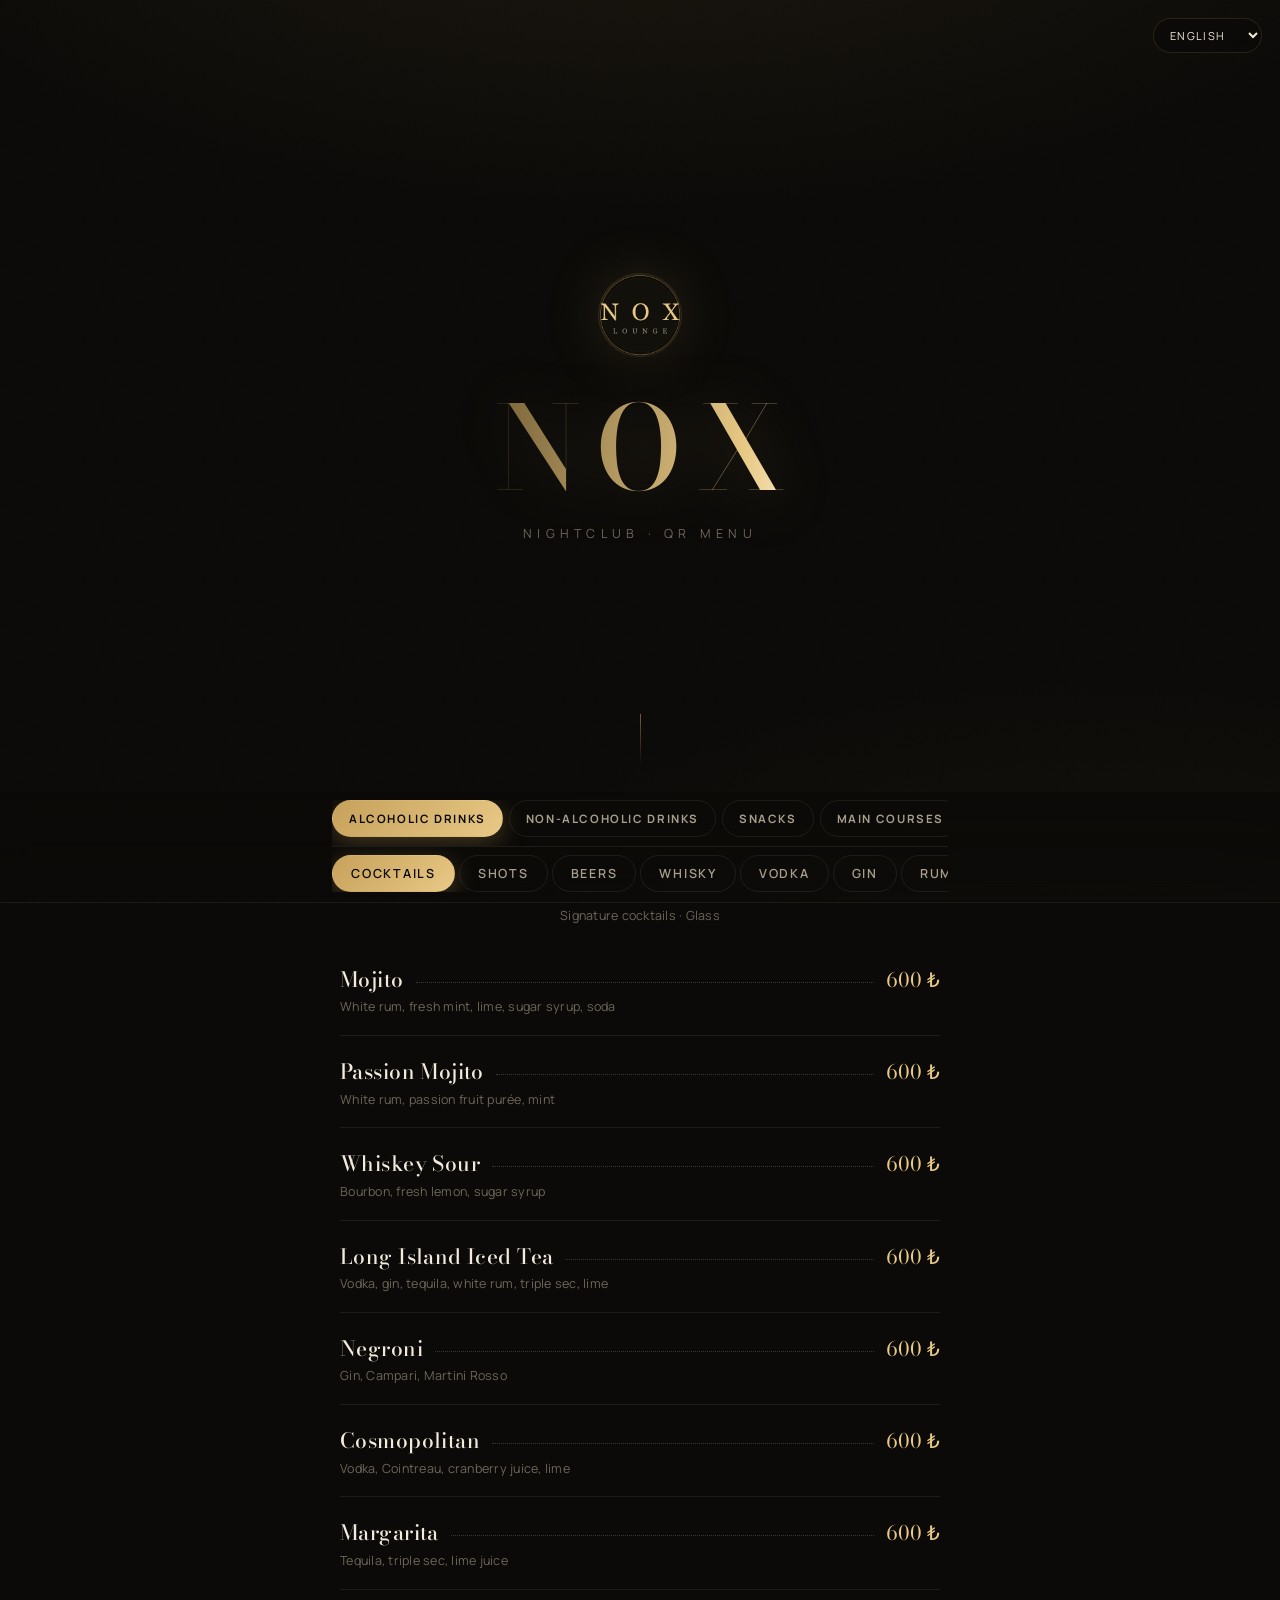
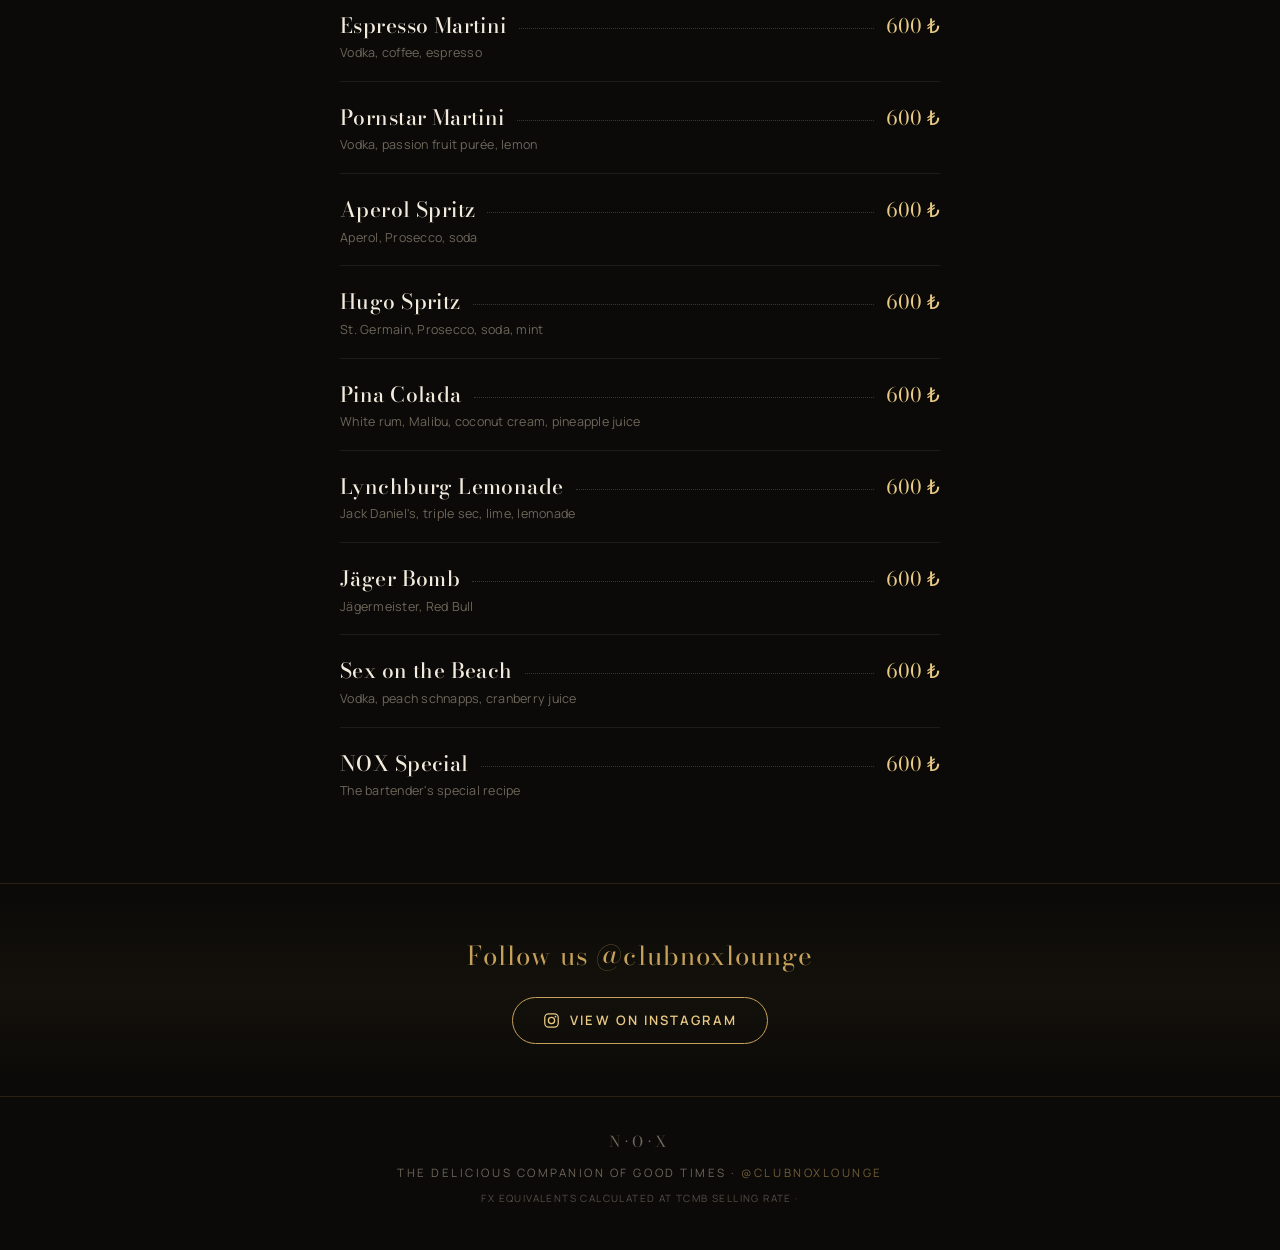
<file: site/index.html>
<!DOCTYPE html>
<html lang="tr" translate="no">
<head>
  <meta charset="UTF-8">
  <meta name="viewport" content="width=device-width, initial-scale=1, viewport-fit=cover">
  <meta name="google" content="notranslate">
  <title>NOX Lounge — Menü</title>
  <link rel="icon" type="image/svg+xml" href="assets/img/favicon.svg">
  <meta name="theme-color" content="#0B0A08">
  <meta name="description" content="NOX Lounge — Gece Kulübü QR Menü">
  <link rel="preconnect" href="https://fonts.googleapis.com">
  <link rel="preconnect" href="https://fonts.gstatic.com" crossorigin>
  <link href="https://fonts.googleapis.com/css2?family=Bodoni+Moda:opsz,wght@6..96,400;6..96,500;6..96,600&family=Manrope:wght@400;500;600;700&display=swap" rel="stylesheet">
  <link rel="stylesheet" href="assets/css/style.css">
</head>
<body>

  <!-- ===================== AÇILIŞ VİDEOSU ===================== -->
  <div class="intro" id="intro" aria-hidden="true">
    <video class="intro-video" id="intro-video" muted playsinline autoplay preload="auto" aria-hidden="true">
      <source src="assets/video/intro.mp4" type="video/mp4">
    </video>
    <div class="intro-veil" aria-hidden="true"></div>
    <button class="intro-skip" id="intro-skip" type="button" hidden>Menüye Geç</button>
  </div>

  <!-- ===================== ÜST BÖLÜM ===================== -->
  <header class="hero">
    <select id="lang-sel" class="lang-sel" aria-label="Dil / Language">
      <option value="tr" selected>Türkçe</option>
      <option value="en">English</option>
      <option value="ru">Русский</option>
      <option value="ar">العربية</option>
      <option value="de">Deutsch</option>
      <option value="zh">中文</option>
      <option value="ja">日本語</option>
      <option value="es">Español</option>
    </select>
    <div class="hero-logo">
      <img id="logo-img" src="assets/img/logo.png" alt="NOX Lounge logo" onerror="this.style.display='none';document.getElementById('logo-fallback').style.display='grid';">
      <span id="logo-fallback" style="display:none;">NOX</span>
    </div>

    <h1 class="wordmark" aria-label="NOX">NOX</h1>
    <p class="hero-tagline" id="hero-tagline">GECE KULÜBÜ · QR MENÜ</p>
    <div class="hero-scroll" aria-hidden="true"></div>
  </header>

  <!-- ===================== KATEGORİLER ===================== -->
  <nav class="catnav" aria-label="Menü kategorileri">
    <div class="catnav-inner">
      <div class="groupnav" id="groupnav" role="tablist" aria-label="Menü ana grupları"></div>
      <div class="catnav-chips" id="catnav-inner"></div>
    </div>
  </nav>

  <!-- ===================== MENÜ ===================== -->
  <main class="container" id="sections" role="main"></main>
  <div class="container" id="error" style="display:none;"></div>

  <!-- ===================== INSTAGRAM ===================== -->
  <section class="ig-band" aria-label="Instagram">
    <p><span id="ig-follow">Bizi takip edin</span> <span id="ig-handle">@clubnoxlounge</span></p>
    <a class="ig-btn" id="ig-url" href="https://www.instagram.com/clubnoxlounge/" target="_blank" rel="noopener">
      <svg viewBox="0 0 24 24" fill="none" stroke="currentColor" stroke-width="1.8" aria-hidden="true">
        <rect x="2.5" y="2.5" width="19" height="19" rx="5.5"/>
        <circle cx="12" cy="12" r="4.4"/>
        <circle cx="17.6" cy="6.4" r="1.2" fill="currentColor" stroke="none"/>
      </svg>
      <span id="ig-view">Instagram'da Gör</span>
    </a>
  </section>

  <!-- ===================== ALT BİLGİ ===================== -->
  <footer>
    <div class="f-logo">N·O·X</div>
    <div class="f-meta">
      <span id="f-tag">Güzel anların lezzetli eşliği</span> · <a href="https://www.instagram.com/clubnoxlounge/" target="_blank" rel="noopener">@clubnoxlounge</a>
    </div>
    <div class="f-fx" id="fx-note"></div>
  </footer>

  <!-- Gömülü yedek veri (tools/build.py ile üretilir) -->
  
    <script src="assets/js/menu.js"></script>

<script>window.MENU_FALLBACK = {"meta": {"title": "NOX Lounge — Menü", "tagline": "GECE KULÜBÜ · QR MENÜ", "instagram": "https://www.instagram.com/clubnoxlounge/", "instagramHandle": "@clubnoxlounge", "updated": "2026-08-13"}, "groups": [{"id": "alkollu", "title": "Alkollü İçecekler"}, {"id": "alkolsuz", "title": "Alkolsüz İçecekler"}, {"id": "aperatif", "title": "Aperatifler"}, {"id": "ana-yemek", "title": "Ana Yemekler"}, {"id": "tatli", "title": "Tatlılar"}], "sections": [{"id": "kokteyller", "group": "alkollu", "title": "Kokteyller", "subtitle": "İmza kokteyller · Bardak", "items": [{"name": "Mojito", "price": 600, "desc": "Beyaz rom, taze nane, lime, şeker şurubu, soda"}, {"name": "Passion Mojito", "price": 600, "desc": "Beyaz rom, passion fruit püresi, nane"}, {"name": "Whiskey Sour", "price": 600, "desc": "Burbon, taze limon, şeker şurubu"}, {"name": "Long Island Iced Tea", "price": 600, "desc": "Votka, cin, tekila, beyaz rom, triple sec, lime"}, {"name": "Negroni", "price": 600, "desc": "Cin, Campari, Martini Rosso"}, {"name": "Cosmopolitan", "price": 600, "desc": "Votka, Cointreau, cranberry suyu, lime"}, {"name": "Margarita", "price": 600, "desc": "Tekila, triple sec, lime suyu"}, {"name": "Espresso Martini", "price": 600, "desc": "Votka, kahve, espresso"}, {"name": "Pornstar Martini", "price": 600, "desc": "Votka, passion fruit püresi, limon"}, {"name": "Aperol Spritz", "price": 600, "desc": "Aperol, Prosecco, soda"}, {"name": "Hugo Spritz", "price": 600, "desc": "St. Germain, Prosecco, soda, nane"}, {"name": "Pina Colada", "price": 600, "desc": "Beyaz rom, Malibu, hindistan cevizi kreması, ananas suyu"}, {"name": "Lynchburg Lemonade", "price": 600, "desc": "Jack Daniel's, triple sec, lime, limonata"}, {"name": "Jäger Bomb", "price": 600, "desc": "Jägermeister, Red Bull"}, {"name": "Sex on the Beach", "price": 600, "desc": "Votka, peach schnapps, cranberry suyu"}, {"name": "NOX Special", "price": 600, "desc": "Barmenin özel tarifi"}]}, {"id": "alkolsuz-kokteyller", "group": "alkolsuz", "title": "Alkolsüz Kokteyller", "subtitle": "Bardak", "items": [{"name": "Virgin Mojito", "price": 500, "desc": "Lime, nane, şeker şurubu, soda"}, {"name": "Virgin Strawberry Mojito", "price": 500, "desc": "Çilek, lime, şeker şurubu, soda"}, {"name": "Virgin Pina Colada", "price": 500, "desc": "Ananas suyu, hindistan cevizi kreması"}, {"name": "Virgin Sex on the Beach", "price": 500, "desc": "Portakal suyu, şeftali püresi, cranberry suyu"}, {"name": "Berry Lemonade", "price": 500, "desc": "Orman meyveleri püresi, limon suyu, şeker şurubu, soda"}, {"name": "Tropical Sunset", "price": 500, "desc": "Portakal suyu, ananas suyu, grenadin şurubu"}]}, {"id": "shotlar", "group": "alkollu", "title": "Shotlar", "subtitle": "Adet", "items": [{"name": "Tekila", "price": 400}, {"name": "Cin", "price": 400}, {"name": "Sambuca", "price": 350}, {"name": "Rakı", "price": 350}, {"name": "Jägermeister", "price": 400}]}, {"id": "biralar", "group": "alkollu", "title": "Biralar", "subtitle": "33 cl", "items": [{"name": "Tuborg Gold", "price": 350, "note": "33 cl"}, {"name": "Carlsberg", "price": 450, "note": "33 cl"}, {"name": "Beck's", "price": 450, "note": "33 cl"}, {"name": "Bud", "price": 450, "note": "33 cl"}, {"name": "Müller", "price": 450, "note": "33 cl"}, {"name": "Corona", "price": 450, "note": "33 cl"}]}, {"id": "viski", "group": "alkollu", "title": "Viski", "subtitle": "Şişe 70 cl", "items": [{"name": "Jack Daniel's", "price": 8000, "note": "Şişe"}, {"name": "Gentleman Jack", "price": 6000, "note": "Şişe"}, {"name": "Jim Beam", "price": 5000, "note": "Şişe"}, {"name": "Jameson", "price": 5000, "note": "Şişe"}, {"name": "Chivas Regal 12", "price": 9000, "note": "Şişe"}, {"name": "Johnnie Walker Red Label", "price": 5500, "note": "Şişe"}, {"name": "Johnnie Walker Black Label", "price": 6000, "note": "Şişe"}, {"name": "Green Mark", "price": 7000, "note": "Şişe"}, {"name": "The Famous Grouse", "price": 5000, "note": "Şişe"}, {"name": "Johnnie Walker", "price": 8000, "note": "Şişe"}]}, {"id": "votka", "group": "alkollu", "title": "Votka", "subtitle": "Şişe 70 cl", "items": [{"name": "Belvedere", "price": 12000, "note": "Şişe"}, {"name": "Grey Goose", "price": 7700, "note": "Şişe"}, {"name": "Absolut", "price": 4500, "note": "Şişe"}, {"name": "Smirnoff", "price": 4400, "note": "Şişe"}, {"name": "Finlandia", "price": 4400, "note": "Şişe"}]}, {"id": "cin", "group": "alkollu", "title": "Cin", "subtitle": "Bardak", "items": [{"name": "Hendrick's", "price": 650}, {"name": "Bombay", "price": 500}, {"name": "Gordon's", "price": 450}, {"name": "Beefeater", "price": 450}, {"name": "Beefeater Pink", "price": 450}, {"name": "Tanqueray London", "price": 550}]}, {"id": "rom", "group": "alkollu", "title": "Rom", "subtitle": "Bardak", "items": [{"name": "Havana Club", "price": 500}, {"name": "Bacardi", "price": 500}, {"name": "Captain Morgan", "price": 400}]}, {"id": "tekila", "group": "alkollu", "title": "Tekila", "subtitle": "Bardak", "items": [{"name": "Olmeca Silver", "price": 350}, {"name": "El Jimador", "price": 350}]}, {"id": "likorler", "group": "alkollu", "title": "Likörler", "subtitle": "Bardak", "items": [{"name": "St. Germain", "price": 500}, {"name": "Disaronno", "price": 500}, {"name": "Kardinal Melon", "price": 500}, {"name": "Jägermeister", "price": 500}, {"name": "Chambord", "price": 500}, {"name": "Safari", "price": 500}, {"name": "Malibu", "price": 500}, {"name": "Archer's", "price": 500}, {"name": "Passoã", "price": 500}, {"name": "Kahlúa", "price": 500}, {"name": "Bailey's", "price": 500}, {"name": "Aperol", "price": 500}]}, {"id": "vermut-brandy", "group": "alkollu", "title": "Vermut & Brandy", "subtitle": "Bardak", "items": [{"name": "Martini Rosso", "price": 500}, {"name": "Martini Bianco", "price": 500}, {"name": "Martini Extra Dry", "price": 500}, {"name": "Metaxa", "price": 500}, {"name": "Dutch Los Napoleon", "price": 450}]}, {"id": "sampanyalar", "group": "alkollu", "title": "Şampanyalar", "subtitle": "Şişe", "items": [{"name": "Moët & Chandon Impérial", "price": 12000, "note": "Şişe"}, {"name": "Moët Ice Impérial", "price": 12500, "note": "Şişe"}, {"name": "Chandon Brut", "price": 10000, "note": "Şişe"}]}, {"id": "icecekler", "group": "alkolsuz", "title": "İçecekler", "subtitle": "Adet", "items": [{"name": "Kola", "price": 300}, {"name": "Kola Zero", "price": 300}, {"name": "Fanta", "price": 300}, {"name": "Fuse Tea", "price": 150}, {"name": "Meyve Suyu", "price": 150}, {"name": "Soda", "price": 100}, {"name": "Red Bull", "price": 350}, {"name": "Su", "price": 100}]}, {"id": "atistirmaliklar", "group": "aperatif", "title": "Atıştırmalıklar", "subtitle": "", "items": [{"name": "Patates Kızartması", "price": 200}, {"name": "Nugget", "price": 200}, {"name": "Çıtır Tavuk Sepeti", "price": 260, "desc": "Pane tavuk parçaları, patates kızartması, ranch sos"}, {"name": "Sosis Sepeti", "price": 250, "desc": "Izgara sosis, patates kızartması"}, {"name": "Bira Tabağı", "price": 350}, {"name": "İki Kişilik Paylaşım Tabağı", "price": 450, "desc": "Patates kızartması, nugget, çıtır tavuk, sosis, soğan halkası, çerez çeşitleri, turşu — barbekü ve ranch sos, ketçap, mayonez ile"}, {"name": "Karışık Çerez Tabağı", "price": 250}, {"name": "Tuzlu Fıstık", "price": 200}, {"name": "Cips", "price": 150}, {"name": "Meyve Tabağı", "price": 450, "desc": "Taze ve mevsim meyvelerinden özenle hazırlanmış, göz alıcı sunum"}]}, {"id": "wrap-fajita", "group": "aperatif", "title": "Wrap & Fajita", "subtitle": "", "items": [{"name": "Tavuk Fajita Wrap", "price": 400, "desc": "Marine tavuk, renkli biber, soğan, cheddar peyniri, özel fajita sosu — patates kızartması ile servis edilir"}, {"name": "Et Fajita Wrap", "price": 500, "desc": "Marine dana eti, renkli biber, soğan, cheddar peyniri, özel fajita sosu — patates kızartması ile servis edilir"}]}, {"id": "kahvalti", "group": "ana-yemek", "title": "Kahvaltı", "subtitle": "", "items": [{"name": "Serpme Kahvaltı", "price": 750, "desc": "Beyaz peynir, kaşar peyniri, siyah & yeşil zeytin, domates, salatalık, mevsim yeşillikleri, bal, tereyağı, reçel çeşitleri, Nutella, haşlanmış yumurta, ekmek sepeti, simit, çay"}, {"name": "Tabak Kahvaltı", "price": 450, "desc": "Beyaz peynir, kaşar peyniri, siyah & yeşil zeytin, domates, salatalık, bal, tereyağı, reçel, ekmek"}, {"name": "Sahanda Yumurta", "price": 200, "desc": "2 adet yumurta, tereyağı ile hazırlanır — ekmek ile servis edilir"}, {"name": "Sucuklu Yumurta", "price": 250, "desc": "2 adet yumurta, dana sucuk ve tereyağı ile hazırlanır — ekmek ile servis edilir"}, {"name": "Sucuk Tava", "price": 250, "desc": "Izgara dana sucuk, domates, yeşil biber ve ekmek ile servis edilir"}, {"name": "Menemen", "price": 350, "desc": "Domates, biber, soğan ve yumurta ile hazırlanır — ekmek ile servis edilir"}]}, {"id": "tostlar", "group": "aperatif", "title": "Tostlar", "subtitle": "", "items": [{"name": "Karışık Tost", "price": 350, "desc": "Kaşar peyniri, dana sucuk, salam, domates"}, {"name": "Kaşarlı Tost", "price": 300, "desc": "Kaşar peyniri, dana sucuk, salam, domates"}, {"name": "Sucuklu Tost", "price": 350, "desc": "Dana sucuk, kaşar peyniri"}]}, {"id": "burgerler", "group": "ana-yemek", "title": "Burgerler", "subtitle": "Patates kızartması ile", "items": [{"name": "Hamburger", "price": 300, "desc": "150 gr dana burger köftesi, marul, domates, turşu, soğan, özel burger sosu"}, {"name": "Cheeseburger", "price": 380, "desc": "150 gr dana burger köftesi, cheddar peyniri, marul, domates, turşu, soğan, özel burger sosu"}]}, {"id": "makarnalar", "group": "ana-yemek", "title": "Makarnalar", "subtitle": "", "items": [{"name": "Penne Arrabbiata", "price": 350, "desc": "Acılı domates sos, sarımsak, fesleğen"}, {"name": "Spaghetti Bolognese", "price": 450, "desc": "Kıyma sos, domates, soğan, baharatlar, parmesan"}, {"name": "Cream Mushroom Spaghetti", "price": 350, "desc": "Kremalı mantar sos, parmesan, fesleğen"}]}, {"id": "salatalar", "group": "ana-yemek", "title": "Salatalar", "subtitle": "", "items": [{"name": "Ton Balıklı Salata", "price": 300, "desc": "Marul, ton balığı, mısır, zeytin, domates, salatalık, limon sosu"}, {"name": "Mevsim Salata", "price": 350, "desc": "Mevsim yeşillikleri, domates, havuç, mısır, limon sosu"}, {"name": "Sezar Salata", "price": 300, "desc": "Marul, tavuk, parmesan, kruton, sezar sos"}]}, {"id": "tatlilar", "group": "tatli", "title": "Tatlılar", "subtitle": "", "items": [{"name": "Devil's Cheesecake", "price": 400}, {"name": "Limonlu Cheesecake", "price": 400}, {"name": "Frambuazlı Cheesecake", "price": 400}]}, {"id": "sicak-icecekler", "group": "alkolsuz", "title": "Sıcak İçecekler", "subtitle": "Adet", "items": [{"name": "Türk Kahvesi", "price": 150}, {"name": "Americano", "price": 200}, {"name": "Double Espresso", "price": 200}, {"name": "Cappuccino", "price": 250}, {"name": "Latte", "price": 200}, {"name": "Sıcak Çikolata", "price": 250}, {"name": "Çay", "price": 100}]}]};</script>
<script>window.LANG_FALLBACK = {"tr": {"meta": {"tagline": "GECE KULÜBÜ · QR MENÜ"}, "ui": {"follow": "Bizi takip edin", "igView": "Instagram'da Gör", "footerTag": "Güzel anların lezzetli eşliği", "fxNote": "Döviz karşılıkları TCMB satış kuru ile hesaplanır", "skipIntro": "Menüye Geç"}, "groups": {"alkollu": "Alkollü İçecekler", "alkolsuz": "Alkolsüz İçecekler", "aperatif": "Aperatifler", "ana-yemek": "Ana Yemekler", "tatli": "Tatlılar"}, "notes": {"Şişe": "Şişe", "33 cl": "33 cl"}, "sections": {"kokteyller": {"title": "Kokteyller", "items": {"Mojito": {"desc": "Beyaz rom, taze nane, lime, şeker şurubu, soda"}, "Passion Mojito": {"desc": "Beyaz rom, passion fruit püresi, nane"}, "Whiskey Sour": {"desc": "Burbon, taze limon, şeker şurubu"}, "Long Island Iced Tea": {"desc": "Votka, cin, tekila, beyaz rom, triple sec, lime"}, "Negroni": {"desc": "Cin, Campari, Martini Rosso"}, "Cosmopolitan": {"desc": "Votka, Cointreau, cranberry suyu, lime"}, "Margarita": {"desc": "Tekila, triple sec, lime suyu"}, "Espresso Martini": {"desc": "Votka, kahve, espresso"}, "Pornstar Martini": {"desc": "Votka, passion fruit püresi, limon"}, "Aperol Spritz": {"desc": "Aperol, Prosecco, soda"}, "Hugo Spritz": {"desc": "St. Germain, Prosecco, soda, nane"}, "Pina Colada": {"desc": "Beyaz rom, Malibu, hindistan cevizi kreması, ananas suyu"}, "Lynchburg Lemonade": {"desc": "Jack Daniel's, triple sec, lime, limonata"}, "Jäger Bomb": {"desc": "Jägermeister, Red Bull"}, "Sex on the Beach": {"desc": "Votka, peach schnapps, cranberry suyu"}, "NOX Special": {"desc": "Barmenin özel tarifi"}}, "subtitle": "İmza kokteyller · Bardak"}, "alkolsuz-kokteyller": {"title": "Alkolsüz Kokteyller", "items": {"Virgin Mojito": {"desc": "Lime, nane, şeker şurubu, soda"}, "Virgin Strawberry Mojito": {"desc": "Çilek, lime, şeker şurubu, soda"}, "Virgin Pina Colada": {"desc": "Ananas suyu, hindistan cevizi kreması"}, "Virgin Sex on the Beach": {"desc": "Portakal suyu, şeftali püresi, cranberry suyu"}, "Berry Lemonade": {"desc": "Orman meyveleri püresi, limon suyu, şeker şurubu, soda"}, "Tropical Sunset": {"desc": "Portakal suyu, ananas suyu, grenadin şurubu"}}, "subtitle": "Bardak"}, "shotlar": {"title": "Shotlar", "items": {"Tekila": {}, "Cin": {}, "Sambuca": {}, "Rakı": {}, "Jägermeister": {}}, "subtitle": "Adet"}, "biralar": {"title": "Biralar", "items": {"Tuborg Gold": {}, "Carlsberg": {}, "Beck's": {}, "Bud": {}, "Müller": {}, "Corona": {}}, "subtitle": "33 cl"}, "viski": {"title": "Viski", "items": {"Jack Daniel's": {}, "Gentleman Jack": {}, "Jim Beam": {}, "Jameson": {}, "Chivas Regal 12": {}, "Johnnie Walker Red Label": {}, "Johnnie Walker Black Label": {}, "Green Mark": {}, "The Famous Grouse": {}, "Johnnie Walker": {}}, "subtitle": "Şişe 70 cl"}, "votka": {"title": "Votka", "items": {"Belvedere": {}, "Grey Goose": {}, "Absolut": {}, "Smirnoff": {}, "Finlandia": {}}, "subtitle": "Şişe 70 cl"}, "cin": {"title": "Cin", "items": {"Hendrick's": {}, "Bombay": {}, "Gordon's": {}, "Beefeater": {}, "Beefeater Pink": {}, "Tanqueray London": {}}, "subtitle": "Bardak"}, "rom": {"title": "Rom", "items": {"Havana Club": {}, "Bacardi": {}, "Captain Morgan": {}}, "subtitle": "Bardak"}, "tekila": {"title": "Tekila", "items": {"Olmeca Silver": {}, "El Jimador": {}}, "subtitle": "Bardak"}, "likorler": {"title": "Likörler", "items": {"St. Germain": {}, "Disaronno": {}, "Kardinal Melon": {}, "Jägermeister": {}, "Chambord": {}, "Safari": {}, "Malibu": {}, "Archer's": {}, "Passoã": {}, "Kahlúa": {}, "Bailey's": {}, "Aperol": {}}, "subtitle": "Bardak"}, "vermut-brandy": {"title": "Vermut & Brandy", "items": {"Martini Rosso": {}, "Martini Bianco": {}, "Martini Extra Dry": {}, "Metaxa": {}, "Dutch Los Napoleon": {}}, "subtitle": "Bardak"}, "sampanyalar": {"title": "Şampanyalar", "items": {"Moët & Chandon Impérial": {}, "Moët Ice Impérial": {}, "Chandon Brut": {}}, "subtitle": "Şişe"}, "icecekler": {"title": "İçecekler", "items": {"Kola": {}, "Kola Zero": {}, "Fanta": {}, "Fuse Tea": {}, "Meyve Suyu": {}, "Soda": {}, "Red Bull": {}, "Su": {}}, "subtitle": "Adet"}, "atistirmaliklar": {"title": "Atıştırmalıklar", "items": {"Patates Kızartması": {}, "Nugget": {}, "Çıtır Tavuk Sepeti": {"desc": "Pane tavuk parçaları, patates kızartması, ranch sos"}, "Sosis Sepeti": {"desc": "Izgara sosis, patates kızartması"}, "Bira Tabağı": {}, "İki Kişilik Paylaşım Tabağı": {"desc": "Patates kızartması, nugget, çıtır tavuk, sosis, soğan halkası, çerez çeşitleri, turşu — barbekü ve ranch sos, ketçap, mayonez ile"}, "Karışık Çerez Tabağı": {}, "Tuzlu Fıstık": {}, "Cips": {}, "Meyve Tabağı": {"desc": "Taze ve mevsim meyvelerinden özenle hazırlanmış, göz alıcı sunum"}}}, "wrap-fajita": {"title": "Wrap & Fajita", "items": {"Tavuk Fajita Wrap": {"desc": "Marine tavuk, renkli biber, soğan, cheddar peyniri, özel fajita sosu — patates kızartması ile servis edilir"}, "Et Fajita Wrap": {"desc": "Marine dana eti, renkli biber, soğan, cheddar peyniri, özel fajita sosu — patates kızartması ile servis edilir"}}}, "kahvalti": {"title": "Kahvaltı", "items": {"Serpme Kahvaltı": {"desc": "Beyaz peynir, kaşar peyniri, siyah & yeşil zeytin, domates, salatalık, mevsim yeşillikleri, bal, tereyağı, reçel çeşitleri, Nutella, haşlanmış yumurta, ekmek sepeti, simit, çay"}, "Tabak Kahvaltı": {"desc": "Beyaz peynir, kaşar peyniri, siyah & yeşil zeytin, domates, salatalık, bal, tereyağı, reçel, ekmek"}, "Sahanda Yumurta": {"desc": "2 adet yumurta, tereyağı ile hazırlanır — ekmek ile servis edilir"}, "Sucuklu Yumurta": {"desc": "2 adet yumurta, dana sucuk ve tereyağı ile hazırlanır — ekmek ile servis edilir"}, "Sucuk Tava": {"desc": "Izgara dana sucuk, domates, yeşil biber ve ekmek ile servis edilir"}, "Menemen": {"desc": "Domates, biber, soğan ve yumurta ile hazırlanır — ekmek ile servis edilir"}}}, "tostlar": {"title": "Tostlar", "items": {"Karışık Tost": {"desc": "Kaşar peyniri, dana sucuk, salam, domates"}, "Kaşarlı Tost": {"desc": "Kaşar peyniri, dana sucuk, salam, domates"}, "Sucuklu Tost": {"desc": "Dana sucuk, kaşar peyniri"}}}, "burgerler": {"title": "Burgerler", "items": {"Hamburger": {"desc": "150 gr dana burger köftesi, marul, domates, turşu, soğan, özel burger sosu"}, "Cheeseburger": {"desc": "150 gr dana burger köftesi, cheddar peyniri, marul, domates, turşu, soğan, özel burger sosu"}}, "subtitle": "Patates kızartması ile"}, "makarnalar": {"title": "Makarnalar", "items": {"Penne Arrabbiata": {"desc": "Acılı domates sos, sarımsak, fesleğen"}, "Spaghetti Bolognese": {"desc": "Kıyma sos, domates, soğan, baharatlar, parmesan"}, "Cream Mushroom Spaghetti": {"desc": "Kremalı mantar sos, parmesan, fesleğen"}}}, "salatalar": {"title": "Salatalar", "items": {"Ton Balıklı Salata": {"desc": "Marul, ton balığı, mısır, zeytin, domates, salatalık, limon sosu"}, "Mevsim Salata": {"desc": "Mevsim yeşillikleri, domates, havuç, mısır, limon sosu"}, "Sezar Salata": {"desc": "Marul, tavuk, parmesan, kruton, sezar sos"}}}, "tatlilar": {"title": "Tatlılar", "items": {"Devil's Cheesecake": {}, "Limonlu Cheesecake": {}, "Frambuazlı Cheesecake": {}}}, "sicak-icecekler": {"title": "Sıcak İçecekler", "items": {"Türk Kahvesi": {}, "Americano": {}, "Double Espresso": {}, "Cappuccino": {}, "Latte": {}, "Sıcak Çikolata": {}, "Çay": {}}, "subtitle": "Adet"}}}, "ar": {"meta": {"tagline": "نادي ليلي · قائمة QR"}, "ui": {"follow": "تابعونا", "igView": "عرض على إنستغرام", "footerTag": "الرفيق اللذيذ للأوقات الجميلة", "fxNote": "المعادلات بالعملة الأجنبية محسوبة بسعر بيع البنك المركزي التركي", "skipIntro": "انتقل إلى القائمة"}, "groups": {"alkollu": "المشروبات الكحولية", "alkolsuz": "المشروبات غير الكحولية", "aperatif": "المقبلات", "ana-yemek": "الأطباق الرئيسية", "tatli": "الحلويات"}, "notes": {"Şişe": "زجاجة", "33 cl": "33 cl"}, "sections": {"kokteyller": {"title": "كوكتيلات", "subtitle": "كوكتيلات مميزة · كأس", "items": {"Mojito": {"desc": "روم أبيض، نعناع طازج، ليمون أخضر، شراب سكر، صودا"}, "Passion Mojito": {"name": "باسيون موهيتو", "desc": "روم أبيض، مهروس فاكهة الآلام، نعناع"}, "Whiskey Sour": {"desc": "بوربون، ليمون طازج، شراب سكر"}, "Long Island Iced Tea": {"desc": "فودكا، جين، تيكيلا، روم أبيض، تريبل سيك، ليمون أخضر"}, "Negroni": {"desc": "جين، Campari، Martini Rosso"}, "Cosmopolitan": {"desc": "فودكا، Cointreau، عصير توت بري، ليمون أخضر"}, "Margarita": {"desc": "تيكيلا، تريبل سيك، عصير ليمون أخضر"}, "Espresso Martini": {"desc": "فودكا، قهوة، إسبريسو"}, "Pornstar Martini": {"desc": "فودكا، مهروس فاكهة الآلام، ليمون"}, "Aperol Spritz": {"desc": "Aperol، Prosecco، صودا"}, "Hugo Spritz": {"desc": "St. Germain، Prosecco، صودا، نعناع"}, "Pina Colada": {"desc": "روم أبيض، Malibu، كريمة جوز الهند، عصير أناناس"}, "Lynchburg Lemonade": {"desc": "Jack Daniel's، تريبل سيك، ليمون أخضر، ليمونادة"}, "Jäger Bomb": {"desc": "Jägermeister، Red Bull"}, "Sex on the Beach": {"desc": "فودكا، مشروب خوخ، عصير توت بري"}, "NOX Special": {"desc": "وصفة خاصة من البارمان"}}}, "alkolsuz-kokteyller": {"title": "كوكتيلات غير كحولية", "subtitle": "كأس", "items": {"Virgin Mojito": {"desc": "ليمون أخضر، نعناع، شراب سكر، صودا"}, "Virgin Strawberry Mojito": {"name": "فيرجن ستروبيري موهيتو", "desc": "فراولة، ليمون أخضر، شراب سكر، صودا"}, "Virgin Pina Colada": {"desc": "عصير أناناس، كريمة جوز الهند"}, "Virgin Sex on the Beach": {"desc": "عصير برتقال، مهروس خوخ، عصير توت بري"}, "Berry Lemonade": {"desc": "مهروس توت الغابة، عصير ليمون، شراب سكر، صودا"}, "Tropical Sunset": {"desc": "عصير برتقال، عصير أناناس، شراب غرينادين"}}}, "shotlar": {"title": "شوتات", "subtitle": "واحدة", "items": {"Tekila": {"name": "تيكيلا"}, "Cin": {"name": "جين"}, "Sambuca": {"name": "سامبوكا"}, "Rakı": {"name": "راكي"}}}, "biralar": {"title": "بيرة", "subtitle": "33 cl", "items": {}}, "viski": {"title": "ويسكي", "subtitle": "زجاجة 70 cl", "items": {}}, "votka": {"title": "فودكا", "subtitle": "زجاجة 70 cl", "items": {}}, "cin": {"title": "جين", "subtitle": "كأس", "items": {}}, "rom": {"title": "روم", "subtitle": "كأس", "items": {}}, "tekila": {"title": "تيكيلا", "subtitle": "كأس", "items": {}}, "likorler": {"title": "ليكير", "subtitle": "كأس", "items": {}}, "vermut-brandy": {"title": "فيرموت وبراندي", "subtitle": "كأس", "items": {}}, "sampanyalar": {"title": "شمبانيا", "subtitle": "زجاجة", "items": {}}, "icecekler": {"title": "مشروبات", "subtitle": "واحدة", "items": {"Kola": {"name": "كولا"}, "Kola Zero": {"name": "كولا زيرو"}, "Fanta": {"name": "فانتا"}, "Meyve Suyu": {"name": "عصير فواكه"}, "Soda": {"name": "صودا"}, "Su": {"name": "ماء"}}}, "atistirmaliklar": {"title": "وجبات خفيفة", "subtitle": "", "items": {"Patates Kızartması": {"name": "بطاطس مقلية"}, "Nugget": {"name": "ناجتس"}, "Çıtır Tavuk Sepeti": {"name": "سلة دجاج مقرمش", "desc": "قطع دجاج مغطاة بالبقسماط، بطاطس مقلية، صلصة رانش"}, "Sosis Sepeti": {"name": "سلة نقانق", "desc": "نقانق مشوية، بطاطس مقلية"}, "Bira Tabağı": {"name": "طبق بيرة"}, "İki Kişilik Paylaşım Tabağı": {"name": "طبق مشاركة لشخصين", "desc": "بطاطس مقلية، ناجتس، دجاج مقرمش، نقانق، حلقات بصل، أنواع مكسرات، مخلل — مع صلصة باربكيو ورانش وكاتشب ومايونيز"}, "Karışık Çerez Tabağı": {"name": "طبق مكسرات مشكل"}, "Tuzlu Fıstık": {"name": "فول سوداني مملح"}, "Cips": {"name": "رقائق بطاطس"}, "Meyve Tabağı": {"name": "طبق فواكه", "desc": "محضّر بعناية من فواكه طازجة وموسمية، بتقديم جذاب"}}}, "wrap-fajita": {"title": "وراب وفاهيتا", "subtitle": "", "items": {"Tavuk Fajita Wrap": {"name": "وراب فاهيتا دجاج", "desc": "دجاج متبل، فلفل ملون، بصل، جبنة شيدر، صلصة فاهيتا خاصة — يُقدَّم مع البطاطس المقلية"}, "Et Fajita Wrap": {"name": "وراب فاهيتا لحم", "desc": "لحم بقري متبل، فلفل ملون، بصل، جبنة شيدر، صلصة فاهيتا خاصة — يُقدَّم مع البطاطس المقلية"}}}, "kahvalti": {"title": "فطور", "subtitle": "", "items": {"Serpme Kahvaltı": {"name": "فطور تركي متكامل", "desc": "جبنة بيضاء، جبنة كاشار، زيتون أسود وأخضر، طماطم، خيار، خضروات موسمية، عسل، زبدة، أنواع مربى، نوتيلا، بيض مسلوق، سلة خبز، سميط، شاي"}, "Tabak Kahvaltı": {"name": "فطور طبق", "desc": "جبنة بيضاء، جبنة كاشار، زيتون أسود وأخضر، طماطم، خيار، عسل، زبدة، مربى، خبز"}, "Sahanda Yumurta": {"name": "بيض مقلي", "desc": "بيضتان محضّرتان بالزبدة — يُقدَّم مع الخبز"}, "Sucuklu Yumurta": {"name": "بيض مع سجق", "desc": "بيضتان محضّرتان مع سجق البقر والزبدة — يُقدَّم مع الخبز"}, "Sucuk Tava": {"name": "سجق مقلي", "desc": "سجق بقري مشوي، يُقدَّم مع الطماطم والفلفل الأخضر والخبز"}, "Menemen": {"name": "منمن", "desc": "محضّر من الطماطم والفلفل والبصل والبيض — يُقدَّم مع الخبز"}}}, "tostlar": {"title": "توست", "subtitle": "", "items": {"Karışık Tost": {"name": "توست مشكل", "desc": "جبنة كاشار، سجق بقري، سلامي، طماطم"}, "Kaşarlı Tost": {"name": "توست بالجبنة", "desc": "جبنة كاشار، سجق بقري، سلامي، طماطم"}, "Sucuklu Tost": {"name": "توست بالسجق", "desc": "سجق بقري، جبنة كاشار"}}}, "burgerler": {"title": "برغر", "subtitle": "يُقدَّم مع البطاطس المقلية", "items": {"Hamburger": {"name": "هامبرغر", "desc": "قرص برغر بقري 150 غرام، خس، طماطم، مخلل، بصل، صلصة برغر خاصة"}, "Cheeseburger": {"name": "تشيز برغر", "desc": "قرص برغر بقري 150 غرام، جبنة شيدر، خس، طماطم، مخلل، بصل، صلصة برغر خاصة"}}}, "makarnalar": {"title": "معكرونة", "subtitle": "", "items": {"Penne Arrabbiata": {"desc": "صلصة طماطم حارة، ثوم، ريحان"}, "Spaghetti Bolognese": {"desc": "صلصة لحم مفروم، طماطم، بصل، بهارات، بارميزان"}, "Cream Mushroom Spaghetti": {"desc": "صلصة فطر بالكريمة، بارميزان، ريحان"}}}, "salatalar": {"title": "سلطات", "subtitle": "", "items": {"Ton Balıklı Salata": {"name": "سلطة تونة", "desc": "خس، تونة، ذرة، زيتون، طماطم، خيار، صلصة ليمون"}, "Mevsim Salata": {"name": "سلطة موسمية", "desc": "خضروات موسمية، طماطم، جزر، ذرة، صلصة ليمون"}, "Sezar Salata": {"name": "سلطة سيزر", "desc": "خس، دجاج، بارميزان، خبز محمص، صلصة سيزر"}}}, "tatlilar": {"title": "حلويات", "subtitle": "", "items": {"Limonlu Cheesecake": {"name": "تشيز كيك بالليمون"}, "Frambuazlı Cheesecake": {"name": "تشيز كيك بالتوت"}}}, "sicak-icecekler": {"title": "مشروبات ساخنة", "subtitle": "واحدة", "items": {"Türk Kahvesi": {"name": "قهوة تركية"}, "Americano": {"name": "أمريكانو"}, "Double Espresso": {"name": "دبل إسبريسو"}, "Cappuccino": {"name": "كابتشينو"}, "Latte": {"name": "لاتيه"}, "Sıcak Çikolata": {"name": "شوكولاتة ساخنة"}, "Çay": {"name": "شاي"}}}}}, "de": {"meta": {"tagline": "NACHTCLUB · QR-MENÜ"}, "ui": {"follow": "Folgen Sie uns", "igView": "Auf Instagram ansehen", "footerTag": "Die köstliche Begleitung schöner Momente", "fxNote": "Fremdwährungsäquivalente zum TCMB-Verkaufskurs berechnet", "skipIntro": "Zum Menü"}, "groups": {"alkollu": "Alkoholische Getränke", "alkolsuz": "Alkoholfreie Getränke", "aperatif": "Snacks", "ana-yemek": "Hauptgerichte", "tatli": "Desserts"}, "notes": {"Şişe": "Flasche", "33 cl": "33 cl"}, "sections": {"kokteyller": {"title": "Cocktails", "subtitle": "Signature-Cocktails · Glas", "items": {"Mojito": {"desc": "Weißer Rum, frische Minze, Limette, Zuckersirup, Soda"}, "Passion Mojito": {"desc": "Weißer Rum, Passionsfruchtpüree, Minze"}, "Whiskey Sour": {"desc": "Bourbon, frische Zitrone, Zuckersirup"}, "Long Island Iced Tea": {"desc": "Wodka, Gin, Tequila, weißer Rum, Triple Sec, Limette"}, "Negroni": {"desc": "Gin, Campari, Martini Rosso"}, "Cosmopolitan": {"desc": "Wodka, Cointreau, Cranberrysaft, Limette"}, "Margarita": {"desc": "Tequila, Triple Sec, Limettensaft"}, "Espresso Martini": {"desc": "Wodka, Kaffee, Espresso"}, "Pornstar Martini": {"desc": "Wodka, Passionsfruchtpüree, Zitrone"}, "Aperol Spritz": {"desc": "Aperol, Prosecco, Soda"}, "Hugo Spritz": {"desc": "St. Germain, Prosecco, Soda, Minze"}, "Pina Colada": {"desc": "Weißer Rum, Malibu, Kokoscreme, Ananassaft"}, "Lynchburg Lemonade": {"desc": "Jack Daniel's, Triple Sec, Limette, Limonade"}, "Jäger Bomb": {"desc": "Jägermeister, Red Bull"}, "Sex on the Beach": {"desc": "Wodka, Pfirsichlikör, Cranberrysaft"}, "NOX Special": {"desc": "Das Spezialrezept unseres Barkeepers"}}}, "alkolsuz-kokteyller": {"title": "Alkoholfreie Cocktails", "subtitle": "Glas", "items": {"Virgin Mojito": {"desc": "Limette, Minze, Zuckersirup, Soda"}, "Virgin Strawberry Mojito": {"desc": "Erdbeere, Limette, Zuckersirup, Soda"}, "Virgin Pina Colada": {"desc": "Ananassaft, Kokoscreme"}, "Virgin Sex on the Beach": {"desc": "Orangensaft, Pfirsichpüree, Cranberrysaft"}, "Berry Lemonade": {"desc": "Waldbeerenpüree, Zitronensaft, Zuckersirup, Soda"}, "Tropical Sunset": {"desc": "Orangensaft, Ananassaft, Grenadinesirup"}}}, "shotlar": {"title": "Shots", "subtitle": "Stück", "items": {"Tekila": {"name": "Tequila"}, "Cin": {"name": "Gin"}, "Rakı": {"name": "Raki"}}}, "biralar": {"title": "Biere", "subtitle": "33 cl", "items": {}}, "viski": {"title": "Whisky", "subtitle": "Flasche 70 cl", "items": {}}, "votka": {"title": "Wodka", "subtitle": "Flasche 70 cl", "items": {}}, "cin": {"title": "Gin", "subtitle": "Glas", "items": {}}, "rom": {"title": "Rum", "subtitle": "Glas", "items": {}}, "tekila": {"title": "Tequila", "subtitle": "Glas", "items": {}}, "likorler": {"title": "Liköre", "subtitle": "Glas", "items": {}}, "vermut-brandy": {"title": "Wermut & Brandy", "subtitle": "Glas", "items": {}}, "sampanyalar": {"title": "Champagner", "subtitle": "Flasche", "items": {}}, "icecekler": {"title": "Getränke", "subtitle": "Stück", "items": {"Kola": {"name": "Cola"}, "Kola Zero": {"name": "Cola Zero"}, "Meyve Suyu": {"name": "Fruchtsaft"}, "Su": {"name": "Wasser"}}}, "atistirmaliklar": {"title": "Snacks", "subtitle": "", "items": {"Patates Kızartması": {"name": "Pommes frites"}, "Nugget": {"name": "Nuggets"}, "Çıtır Tavuk Sepeti": {"name": "Knusprige Hähnchenkorb", "desc": "Panierte Hähnchenstücke, Pommes frites, Ranch-Dressing"}, "Sosis Sepeti": {"name": "Wurstkorb", "desc": "Gegrillte Würstchen, Pommes frites"}, "Bira Tabağı": {"name": "Bierteller"}, "İki Kişilik Paylaşım Tabağı": {"name": "Tellerteller für zwei Personen", "desc": "Pommes frites, Nuggets, knuspriges Hähnchen, Würstchen, Zwiebelringe, verschiedene Snacks, eingelegtes Gemüse — mit Barbecue- und Ranch-Dressing, Ketchup, Mayonnaise"}, "Karışık Çerez Tabağı": {"name": "Gemischte Snackplatte"}, "Tuzlu Fıstık": {"name": "Gesalzene Erdnüsse"}, "Cips": {"name": "Chips"}, "Meyve Tabağı": {"name": "Obstteller", "desc": "Sorgfältig aus frischen und saisonalen Früchten zubereitet, mit ansprechender Präsentation"}}}, "wrap-fajita": {"title": "Wrap & Fajita", "subtitle": "", "items": {"Tavuk Fajita Wrap": {"name": "Hähnchen-Fajita-Wrap", "desc": "Mariniertes Hähnchen, bunte Paprika, Zwiebeln, Cheddar-Käse, spezielle Fajita-Sauce — mit Pommes frites serviert"}, "Et Fajita Wrap": {"name": "Rind-Fajita-Wrap", "desc": "Mariniertes Rindfleisch, bunte Paprika, Zwiebeln, Cheddar-Käse, spezielle Fajita-Sauce — mit Pommes frites serviert"}}}, "kahvalti": {"title": "Frühstück", "subtitle": "", "items": {"Serpme Kahvaltı": {"name": "Reichhaltiges Frühstück", "desc": "Weißkäse, Kasar-Käse, schwarze & grüne Oliven, Tomaten, Gurken, saisonales Grünzeug, Honig, Butter, verschiedene Marmeladen, Nutella, hartgekochtes Ei, Brotkorb, Simit, Tee"}, "Tabak Kahvaltı": {"name": "Frühstücksteller", "desc": "Weißkäse, Kasar-Käse, schwarze & grüne Oliven, Tomaten, Gurken, Honig, Butter, Marmelade, Brot"}, "Sahanda Yumurta": {"name": "Spiegeleier", "desc": "2 Eier, in Butter zubereitet — mit Brot serviert"}, "Sucuklu Yumurta": {"name": "Eier mit Sucuk", "desc": "2 Eier, mit Rindersucuk und Butter zubereitet — mit Brot serviert"}, "Sucuk Tava": {"name": "Sucuk-Pfanne", "desc": "Gegrillte Rindersucuk, mit Tomaten, grünen Paprika und Brot serviert"}, "Menemen": {"desc": "Mit Tomaten, Paprika, Zwiebeln und Eiern zubereitet — mit Brot serviert"}}}, "tostlar": {"title": "Toasts", "subtitle": "", "items": {"Karışık Tost": {"name": "Gemischter Toast", "desc": "Kasar-Käse, Rindersucuk, Salami, Tomaten"}, "Kaşarlı Tost": {"name": "Toast mit Kasar-Käse", "desc": "Kasar-Käse, Rindersucuk, Salami, Tomaten"}, "Sucuklu Tost": {"name": "Toast mit Sucuk", "desc": "Rindersucuk, Kasar-Käse"}}}, "burgerler": {"title": "Burger", "subtitle": "Mit Pommes frites serviert", "items": {"Hamburger": {"desc": "150 g Rinderburger-Patty, Salat, Tomaten, eingelegtes Gemüse, Zwiebeln, spezielle Burgersauce"}, "Cheeseburger": {"desc": "150 g Rinderburger-Patty, Cheddar-Käse, Salat, Tomaten, eingelegtes Gemüse, Zwiebeln, spezielle Burgersauce"}}}, "makarnalar": {"title": "Pasta", "subtitle": "", "items": {"Penne Arrabbiata": {"desc": "Scharfe Tomatensauce, Knoblauch, Basilikum"}, "Spaghetti Bolognese": {"desc": "Hackfleischsauce, Tomaten, Zwiebeln, Gewürze, Parmesan"}, "Cream Mushroom Spaghetti": {"name": "Spaghetti mit Cremiger Pilzsauce", "desc": "Cremige Pilzsauce, Parmesan, Basilikum"}}}, "salatalar": {"title": "Salate", "subtitle": "", "items": {"Ton Balıklı Salata": {"name": "Thunfischsalat", "desc": "Salat, Thunfisch, Mais, Oliven, Tomaten, Gurken, Zitronendressing"}, "Mevsim Salata": {"name": "Saisonsalat", "desc": "Saisonales Grünzeug, Tomaten, Karotten, Mais, Zitronendressing"}, "Sezar Salata": {"name": "Caesar Salad", "desc": "Salat, Hähnchen, Parmesan, Croutons, Caesar-Dressing"}}}, "tatlilar": {"title": "Desserts", "subtitle": "", "items": {"Limonlu Cheesecake": {"name": "Zitronen-Cheesecake"}, "Frambuazlı Cheesecake": {"name": "Himbeer-Cheesecake"}}}, "sicak-icecekler": {"title": "Heiße Getränke", "subtitle": "Stück", "items": {"Türk Kahvesi": {"name": "Türkischer Kaffee"}, "Sıcak Çikolata": {"name": "Heiße Schokolade"}, "Çay": {"name": "Tee"}}}}}, "en": {"meta": {"tagline": "NIGHTCLUB · QR MENU"}, "ui": {"follow": "Follow us", "igView": "View on Instagram", "footerTag": "The delicious companion of good times", "fxNote": "FX equivalents calculated at TCMB selling rate", "skipIntro": "Go to Menu"}, "groups": {"alkollu": "Alcoholic Drinks", "alkolsuz": "Non-Alcoholic Drinks", "aperatif": "Snacks", "ana-yemek": "Main Courses", "tatli": "Desserts"}, "notes": {"Şişe": "Bottle", "33 cl": "33 cl"}, "sections": {"kokteyller": {"title": "Cocktails", "subtitle": "Signature cocktails · Glass", "items": {"Mojito": {"desc": "White rum, fresh mint, lime, sugar syrup, soda"}, "Passion Mojito": {"desc": "White rum, passion fruit purée, mint"}, "Whiskey Sour": {"desc": "Bourbon, fresh lemon, sugar syrup"}, "Long Island Iced Tea": {"desc": "Vodka, gin, tequila, white rum, triple sec, lime"}, "Negroni": {"desc": "Gin, Campari, Martini Rosso"}, "Cosmopolitan": {"desc": "Vodka, Cointreau, cranberry juice, lime"}, "Margarita": {"desc": "Tequila, triple sec, lime juice"}, "Espresso Martini": {"desc": "Vodka, coffee, espresso"}, "Pornstar Martini": {"desc": "Vodka, passion fruit purée, lemon"}, "Aperol Spritz": {"desc": "Aperol, Prosecco, soda"}, "Hugo Spritz": {"desc": "St. Germain, Prosecco, soda, mint"}, "Pina Colada": {"desc": "White rum, Malibu, coconut cream, pineapple juice"}, "Lynchburg Lemonade": {"desc": "Jack Daniel's, triple sec, lime, lemonade"}, "Jäger Bomb": {"desc": "Jägermeister, Red Bull"}, "Sex on the Beach": {"desc": "Vodka, peach schnapps, cranberry juice"}, "NOX Special": {"desc": "The bartender's special recipe"}}}, "alkolsuz-kokteyller": {"title": "Non-Alcoholic Cocktails", "subtitle": "Glass", "items": {"Virgin Mojito": {"desc": "Lime, mint, sugar syrup, soda"}, "Virgin Strawberry Mojito": {"desc": "Strawberry, lime, sugar syrup, soda"}, "Virgin Pina Colada": {"desc": "Pineapple juice, coconut cream"}, "Virgin Sex on the Beach": {"desc": "Orange juice, peach purée, cranberry juice"}, "Berry Lemonade": {"desc": "Forest berry purée, lemon juice, sugar syrup, soda"}, "Tropical Sunset": {"desc": "Orange juice, pineapple juice, grenadine syrup"}}}, "shotlar": {"title": "Shots", "subtitle": "Each", "items": {"Tekila": {"name": "Tequila"}, "Cin": {"name": "Gin"}, "Rakı": {"name": "Raki"}}}, "biralar": {"title": "Beers", "subtitle": "33 cl", "items": {}}, "viski": {"title": "Whisky", "subtitle": "Bottle 70 cl", "items": {}}, "votka": {"title": "Vodka", "subtitle": "Bottle 70 cl", "items": {}}, "cin": {"title": "Gin", "subtitle": "Glass", "items": {}}, "rom": {"title": "Rum", "subtitle": "Glass", "items": {}}, "tekila": {"title": "Tequila", "subtitle": "Glass", "items": {}}, "likorler": {"title": "Liqueurs", "subtitle": "Glass", "items": {}}, "vermut-brandy": {"title": "Vermouth & Brandy", "subtitle": "Glass", "items": {}}, "sampanyalar": {"title": "Champagnes", "subtitle": "Bottle", "items": {}}, "icecekler": {"title": "Drinks", "subtitle": "Each", "items": {"Kola": {"name": "Cola"}, "Kola Zero": {"name": "Cola Zero"}, "Meyve Suyu": {"name": "Fruit Juice"}, "Su": {"name": "Water"}}}, "atistirmaliklar": {"title": "Snacks", "subtitle": "", "items": {"Patates Kızartması": {"name": "French Fries"}, "Nugget": {"name": "Chicken Nuggets"}, "Çıtır Tavuk Sepeti": {"name": "Crispy Chicken Basket", "desc": "Breaded chicken pieces, French fries, ranch sauce"}, "Sosis Sepeti": {"name": "Sausage Basket", "desc": "Grilled sausage, French fries"}, "Bira Tabağı": {"name": "Beer Plate"}, "İki Kişilik Paylaşım Tabağı": {"name": "Sharing Plate for Two", "desc": "French fries, nuggets, crispy chicken, sausage, onion rings, assorted snacks, pickles — with barbecue and ranch sauce, ketchup, mayonnaise"}, "Karışık Çerez Tabağı": {"name": "Mixed Snack Plate"}, "Tuzlu Fıstık": {"name": "Salted Peanuts"}, "Cips": {"name": "Crisps"}, "Meyve Tabağı": {"name": "Fruit Plate", "desc": "Carefully prepared from fresh seasonal fruits, with an eye-catching presentation"}}}, "wrap-fajita": {"title": "Wrap & Fajita", "subtitle": "", "items": {"Tavuk Fajita Wrap": {"name": "Chicken Fajita Wrap", "desc": "Marinated chicken, mixed peppers, onion, cheddar cheese, special fajita sauce — served with French fries"}, "Et Fajita Wrap": {"name": "Beef Fajita Wrap", "desc": "Marinated beef, mixed peppers, onion, cheddar cheese, special fajita sauce — served with French fries"}}}, "kahvalti": {"title": "Breakfast", "subtitle": "", "items": {"Serpme Kahvaltı": {"name": "Turkish Breakfast Spread", "desc": "White cheese, kashar cheese, black & green olives, tomatoes, cucumber, seasonal greens, honey, butter, assorted jams, Nutella, boiled egg, bread basket, simit, tea"}, "Tabak Kahvaltı": {"name": "Breakfast Plate", "desc": "White cheese, kashar cheese, black & green olives, tomatoes, cucumber, honey, butter, jam, bread"}, "Sahanda Yumurta": {"name": "Fried Eggs", "desc": "2 eggs, cooked in butter — served with bread"}, "Sucuklu Yumurta": {"name": "Eggs with Sucuk (Turkish sausage)", "desc": "2 eggs, cooked with beef sucuk and butter — served with bread"}, "Sucuk Tava": {"name": "Fried Sucuk (Turkish sausage)", "desc": "Grilled beef sucuk, served with tomatoes, green peppers and bread"}, "Menemen": {"name": "Menemen (Turkish scrambled eggs)", "desc": "Prepared with tomatoes, peppers, onion and eggs — served with bread"}}}, "tostlar": {"title": "Toasts", "subtitle": "", "items": {"Karışık Tost": {"name": "Mixed Toast", "desc": "Kashar cheese, beef sucuk, salami, tomatoes"}, "Kaşarlı Tost": {"name": "Kashar Cheese Toast", "desc": "Kashar cheese, beef sucuk, salami, tomatoes"}, "Sucuklu Tost": {"name": "Sucuk Toast", "desc": "Beef sucuk, kashar cheese"}}}, "burgerler": {"title": "Burgers", "subtitle": "Served with French fries", "items": {"Hamburger": {"desc": "150 g beef burger patty, lettuce, tomato, pickles, onion, special burger sauce"}, "Cheeseburger": {"desc": "150 g beef burger patty, cheddar cheese, lettuce, tomato, pickles, onion, special burger sauce"}}}, "makarnalar": {"title": "Pasta", "subtitle": "", "items": {"Penne Arrabbiata": {"desc": "Spicy tomato sauce, garlic, basil"}, "Spaghetti Bolognese": {"desc": "Minced meat sauce, tomatoes, onion, spices, parmesan"}, "Cream Mushroom Spaghetti": {"name": "Creamy Mushroom Spaghetti", "desc": "Creamy mushroom sauce, parmesan, basil"}}}, "salatalar": {"title": "Salads", "subtitle": "", "items": {"Ton Balıklı Salata": {"name": "Tuna Salad", "desc": "Lettuce, tuna, corn, olives, tomatoes, cucumber, lemon dressing"}, "Mevsim Salata": {"name": "Seasonal Salad", "desc": "Seasonal greens, tomatoes, carrot, corn, lemon dressing"}, "Sezar Salata": {"name": "Caesar Salad", "desc": "Lettuce, chicken, parmesan, croutons, Caesar dressing"}}}, "tatlilar": {"title": "Desserts", "subtitle": "", "items": {"Limonlu Cheesecake": {"name": "Lemon Cheesecake"}, "Frambuazlı Cheesecake": {"name": "Raspberry Cheesecake"}}}, "sicak-icecekler": {"title": "Hot Drinks", "subtitle": "Each", "items": {"Türk Kahvesi": {"name": "Turkish Coffee"}, "Sıcak Çikolata": {"name": "Hot Chocolate"}, "Çay": {"name": "Tea"}}}}}, "es": {"meta": {"tagline": "CLUB NOCTURNO · MENÚ QR"}, "ui": {"follow": "Síguenos", "igView": "Ver en Instagram", "footerTag": "El delicioso acompañante de los buenos momentos", "fxNote": "Equivalencias en divisa calculadas al tipo de venta del TCMB", "skipIntro": "Ir al menú"}, "groups": {"alkollu": "Bebidas alcohólicas", "alkolsuz": "Bebidas sin alcohol", "aperatif": "Aperitivos", "ana-yemek": "Platos principales", "tatli": "Postres"}, "notes": {"Şişe": "Botella", "33 cl": "33 cl"}, "sections": {"kokteyller": {"title": "Cócteles", "subtitle": "Cócteles de autor · Vaso", "items": {"Mojito": {"desc": "Ron blanco, menta fresca, lima, jarabe de azúcar, soda"}, "Passion Mojito": {"desc": "Ron blanco, puré de maracuyá, menta"}, "Whiskey Sour": {"desc": "Bourbon, limón fresco, jarabe de azúcar"}, "Long Island Iced Tea": {"desc": "Vodka, ginebra, tequila, ron blanco, triple sec, lima"}, "Negroni": {"desc": "Ginebra, Campari, Martini Rosso"}, "Cosmopolitan": {"desc": "Vodka, Cointreau, zumo de arándanos, lima"}, "Margarita": {"desc": "Tequila, triple sec, zumo de lima"}, "Espresso Martini": {"desc": "Vodka, café, espresso"}, "Pornstar Martini": {"desc": "Vodka, puré de maracuyá, limón"}, "Aperol Spritz": {"desc": "Aperol, Prosecco, soda"}, "Hugo Spritz": {"desc": "St. Germain, Prosecco, soda, menta"}, "Pina Colada": {"desc": "Ron blanco, Malibu, crema de coco, zumo de piña"}, "Lynchburg Lemonade": {"desc": "Jack Daniel's, triple sec, lima, limonada"}, "Jäger Bomb": {"desc": "Jägermeister, Red Bull"}, "Sex on the Beach": {"desc": "Vodka, licor de melocotón, zumo de arándanos"}, "NOX Special": {"desc": "Receta especial del barman"}}}, "alkolsuz-kokteyller": {"title": "Cócteles sin alcohol", "subtitle": "Vaso", "items": {"Virgin Mojito": {"desc": "Lima, menta, jarabe de azúcar, soda"}, "Virgin Strawberry Mojito": {"desc": "Fresa, lima, jarabe de azúcar, soda"}, "Virgin Pina Colada": {"desc": "Zumo de piña, crema de coco"}, "Virgin Sex on the Beach": {"desc": "Zumo de naranja, puré de melocotón, zumo de arándanos"}, "Berry Lemonade": {"desc": "Puré de frutos rojos, zumo de limón, jarabe de azúcar, soda"}, "Tropical Sunset": {"desc": "Zumo de naranja, zumo de piña, jarabe de granadina"}}}, "shotlar": {"title": "Chupitos", "subtitle": "Unidad", "items": {"Tekila": {"name": "Tequila"}, "Cin": {"name": "Ginebra"}}}, "biralar": {"title": "Cervezas", "subtitle": "33 cl", "items": {}}, "viski": {"title": "Whisky", "subtitle": "Botella 70 cl", "items": {}}, "votka": {"title": "Vodka", "subtitle": "Botella 70 cl", "items": {}}, "cin": {"title": "Ginebra", "subtitle": "Vaso", "items": {}}, "rom": {"title": "Ron", "subtitle": "Vaso", "items": {}}, "tekila": {"title": "Tequila", "subtitle": "Vaso", "items": {}}, "likorler": {"title": "Licores", "subtitle": "Vaso", "items": {}}, "vermut-brandy": {"title": "Vermut y brandy", "subtitle": "Vaso", "items": {}}, "sampanyalar": {"title": "Champagnes", "subtitle": "Botella", "items": {}}, "icecekler": {"title": "Bebidas", "subtitle": "Unidad", "items": {"Kola": {"name": "Cola"}, "Kola Zero": {"name": "Cola Zero"}, "Meyve Suyu": {"name": "Zumo de frutas"}, "Su": {"name": "Agua"}}}, "atistirmaliklar": {"title": "Snacks", "subtitle": "", "items": {"Patates Kızartması": {"name": "Patatas fritas"}, "Nugget": {"name": "Nuggets"}, "Çıtır Tavuk Sepeti": {"name": "Cesta de pollo crujiente", "desc": "Trozos de pollo empanado, patatas fritas, salsa ranch"}, "Sosis Sepeti": {"name": "Cesta de salchichas", "desc": "Salchichas a la parrilla, patatas fritas"}, "Bira Tabağı": {"name": "Plato de cerveza"}, "İki Kişilik Paylaşım Tabağı": {"name": "Plato para compartir (2 personas)", "desc": "Patatas fritas, nuggets, pollo crujiente, salchichas, aros de cebolla, surtido de frutos secos, encurtidos — con salsa barbacoa y ranch, kétchup y mayonesa"}, "Karışık Çerez Tabağı": {"name": "Plato de frutos secos variados"}, "Tuzlu Fıstık": {"name": "Cacahuetes salados"}, "Cips": {"name": "Patatas chips"}, "Meyve Tabağı": {"name": "Plato de frutas", "desc": "Preparado con esmero con frutas frescas de temporada, presentación llamativa"}}}, "wrap-fajita": {"title": "Wrap y fajita", "subtitle": "", "items": {"Tavuk Fajita Wrap": {"name": "Wrap de fajita de pollo", "desc": "Pollo marinado, pimientos de colores, cebolla, queso cheddar, salsa fajita especial — se sirve con patatas fritas"}, "Et Fajita Wrap": {"name": "Wrap de fajita de carne", "desc": "Carne de ternera marinada, pimientos de colores, cebolla, queso cheddar, salsa fajita especial — se sirve con patatas fritas"}}}, "kahvalti": {"title": "Desayuno", "subtitle": "", "items": {"Serpme Kahvaltı": {"name": "Desayuno serpme", "desc": "Queso blanco, queso kaşar, aceitunas negras y verdes, tomate, pepino, verduras de temporada, miel, mantequilla, surtido de mermeladas, Nutella, huevo cocido, cesta de pan, simit, té"}, "Tabak Kahvaltı": {"name": "Desayuno en plato", "desc": "Queso blanco, queso kaşar, aceitunas negras y verdes, tomate, pepino, miel, mantequilla, mermelada, pan"}, "Sahanda Yumurta": {"name": "Huevos fritos", "desc": "Preparado con 2 huevos y mantequilla — se sirve con pan"}, "Sucuklu Yumurta": {"name": "Huevos con sucuk", "desc": "Preparado con 2 huevos, sucuk de ternera y mantequilla — se sirve con pan"}, "Sucuk Tava": {"name": "Sucuk a la sartén", "desc": "Se sirve con sucuk de ternera a la parrilla, tomate, pimiento verde y pan"}, "Menemen": {"desc": "Preparado con tomate, pimiento, cebolla y huevo — se sirve con pan"}}}, "tostlar": {"title": "Sándwiches tostados", "subtitle": "", "items": {"Karışık Tost": {"name": "Tostada mixta", "desc": "Queso kaşar, sucuk de ternera, salami, tomate"}, "Kaşarlı Tost": {"name": "Tostada de queso kaşar", "desc": "Queso kaşar, sucuk de ternera, salami, tomate"}, "Sucuklu Tost": {"name": "Tostada de sucuk", "desc": "Sucuk de ternera, queso kaşar"}}}, "burgerler": {"title": "Hamburguesas", "subtitle": "Se sirve con patatas fritas", "items": {"Hamburger": {"name": "Hamburguesa", "desc": "Hamburguesa de ternera de 150 g, lechuga, tomate, pepinillos, cebolla, salsa de hamburguesa especial"}, "Cheeseburger": {"desc": "Hamburguesa de ternera de 150 g, queso cheddar, lechuga, tomate, pepinillos, cebolla, salsa de hamburguesa especial"}}}, "makarnalar": {"title": "Pastas", "subtitle": "", "items": {"Penne Arrabbiata": {"desc": "Salsa de tomate picante, ajo, albahaca"}, "Spaghetti Bolognese": {"desc": "Salsa boloñesa de carne picada, tomate, cebolla, especias, parmesano"}, "Cream Mushroom Spaghetti": {"name": "Espaguetis con champiñones y crema", "desc": "Salsa cremosa de champiñones, parmesano, albahaca"}}}, "salatalar": {"title": "Ensaladas", "subtitle": "", "items": {"Ton Balıklı Salata": {"name": "Ensalada de atún", "desc": "Lechuga, atún, maíz, aceitunas, tomate, pepino, aliño de limón"}, "Mevsim Salata": {"name": "Ensalada de temporada", "desc": "Verduras de temporada, tomate, zanahoria, maíz, aliño de limón"}, "Sezar Salata": {"name": "Ensalada César", "desc": "Lechuga, pollo, parmesano, picatostes, salsa César"}}}, "tatlilar": {"title": "Postres", "subtitle": "", "items": {"Limonlu Cheesecake": {"name": "Cheesecake de limón"}, "Frambuazlı Cheesecake": {"name": "Cheesecake de frambuesa"}}}, "sicak-icecekler": {"title": "Bebidas calientes", "subtitle": "Unidad", "items": {"Türk Kahvesi": {"name": "Café turco"}, "Sıcak Çikolata": {"name": "Chocolate caliente"}, "Çay": {"name": "Té"}}}}}, "ja": {"meta": {"tagline": "ナイトクラブ · QRメニュー"}, "ui": {"follow": "フォローする", "igView": "Instagramで見る", "footerTag": "楽しい時間のおいしいお供", "fxNote": "外貨換算はトルコ中央銀行の売却レートによる", "skipIntro": "メニューへ"}, "groups": {"alkollu": "アルコール飲料", "alkolsuz": "ノンアルコール飲料", "aperatif": "スナック", "ana-yemek": "メインディッシュ", "tatli": "デザート"}, "notes": {"Şişe": "瓶", "33 cl": "33 cl"}, "sections": {"kokteyller": {"title": "カクテル", "subtitle": "シグネチャーカクテル · グラス", "items": {"Mojito": {"name": "モヒート", "desc": "ホワイトラム、フレッシュミント、ライム、シュガーシロップ、ソーダ"}, "Passion Mojito": {"name": "パッションモヒート", "desc": "ホワイトラム、パッションフルーツピューレ、ミント"}, "Whiskey Sour": {"name": "ウイスキーサワー", "desc": "バーボン、フレッシュレモン、シュガーシロップ"}, "Long Island Iced Tea": {"name": "ロングアイランドアイスティー", "desc": "ウォッカ、ジン、テキーラ、ホワイトラム、トリプルセック、ライム"}, "Negroni": {"name": "ネグローニ", "desc": "ジン、カンパリ、マルティーニ・ロッソ"}, "Cosmopolitan": {"name": "コスモポリタン", "desc": "ウォッカ、コアントロー、クランベリージュース、ライム"}, "Margarita": {"name": "マルガリータ", "desc": "テキーラ、トリプルセック、ライムジュース"}, "Espresso Martini": {"name": "エスプレッソマティーニ", "desc": "ウォッカ、コーヒー、エスプレッソ"}, "Pornstar Martini": {"name": "ポーンスターマティーニ", "desc": "ウォッカ、パッションフルーツピューレ、レモン"}, "Aperol Spritz": {"name": "アペロールスプリッツ", "desc": "アペロール、プロセッコ、ソーダ"}, "Hugo Spritz": {"name": "ユーゴスプリッツ", "desc": "サンジェルマン、プロセッコ、ソーダ、ミント"}, "Pina Colada": {"name": "ピニャコラーダ", "desc": "ホワイトラム、マリブ、ココナッツクリーム、パイナップルジュース"}, "Lynchburg Lemonade": {"name": "リンチバーグレモネード", "desc": "ジャックダニエル、トリプルセック、ライム、レモネード"}, "Jäger Bomb": {"name": "イエガーボム", "desc": "イエガーマイスター、レッドブル"}, "Sex on the Beach": {"name": "セックスオンザビーチ", "desc": "ウォッカ、ピーチシュナップス、クランベリージュース"}, "NOX Special": {"name": "NOXスペシャル", "desc": "バーテンダーのスペシャルレシピ"}}}, "alkolsuz-kokteyller": {"title": "ノンアルコールカクテル", "subtitle": "グラス", "items": {"Virgin Mojito": {"name": "ヴァージンモヒート", "desc": "ライム、ミント、シュガーシロップ、ソーダ"}, "Virgin Strawberry Mojito": {"name": "ヴァージンストロベリーモヒート", "desc": "イチゴ、ライム、シュガーシロップ、ソーダ"}, "Virgin Pina Colada": {"name": "ヴァージンピニャコラーダ", "desc": "パイナップルジュース、ココナッツクリーム"}, "Virgin Sex on the Beach": {"name": "ヴァージンセックスオンザビーチ", "desc": "オレンジジュース、ピーチピューレ、クランベリージュース"}, "Berry Lemonade": {"name": "ベリーレモネード", "desc": "ベリーミックスピューレ、レモンジュース、シュガーシロップ、ソーダ"}, "Tropical Sunset": {"name": "トロピカルサンセット", "desc": "オレンジジュース、パイナップルジュース、グレナデンシロップ"}}}, "shotlar": {"title": "ショット", "subtitle": "個", "items": {"Tekila": {"name": "テキーラ"}, "Cin": {"name": "ジン"}, "Sambuca": {"name": "サンブーカ"}, "Rakı": {"name": "ラク"}}}, "biralar": {"title": "ビール", "subtitle": "33 cl", "items": {}}, "viski": {"title": "ウイスキー", "subtitle": "瓶 70 cl", "items": {}}, "votka": {"title": "ウォッカ", "subtitle": "瓶 70 cl", "items": {}}, "cin": {"title": "ジン", "subtitle": "グラス", "items": {}}, "rom": {"title": "ラム", "subtitle": "グラス", "items": {}}, "tekila": {"title": "テキーラ", "subtitle": "グラス", "items": {}}, "likorler": {"title": "リキュール", "subtitle": "グラス", "items": {}}, "vermut-brandy": {"title": "ベルモット & ブランデー", "subtitle": "グラス", "items": {}}, "sampanyalar": {"title": "シャンパン", "subtitle": "瓶", "items": {}}, "icecekler": {"title": "ドリンク", "subtitle": "個", "items": {"Kola": {"name": "コーラ"}, "Kola Zero": {"name": "コーラゼロ"}, "Fanta": {"name": "ファンタ"}, "Meyve Suyu": {"name": "フルーツジュース"}, "Soda": {"name": "ソーダ"}, "Su": {"name": "水"}}}, "atistirmaliklar": {"title": "おつまみ", "subtitle": "", "items": {"Patates Kızartması": {"name": "フライドポテト"}, "Nugget": {"name": "ナゲット"}, "Çıtır Tavuk Sepeti": {"name": "クリスピーチキンバスケット", "desc": "衣付きチキン、フライドポテト、ランチソース"}, "Sosis Sepeti": {"name": "ソーセージバスケット", "desc": "グリルソーセージ、フライドポテト"}, "Bira Tabağı": {"name": "ビールプレート"}, "İki Kişilik Paylaşım Tabağı": {"name": "2人用シェアプレート", "desc": "フライドポテト、ナゲット、クリスピーチキン、ソーセージ、オニオンリング、ミックスナッツ、ピクルス — バーベキューソース、ランチソース、ケチャップ、マヨネーズ添え"}, "Karışık Çerez Tabağı": {"name": "ミックスナッツプレート"}, "Tuzlu Fıstık": {"name": "塩味ピーナッツ"}, "Cips": {"name": "ポテトチップス"}, "Meyve Tabağı": {"name": "フルーツプレート", "desc": "新鮮な季節のフルーツを丁寧に盛り付けた、目を引くプレゼンテーション"}}}, "wrap-fajita": {"title": "ラップ & ファヒータ", "subtitle": "", "items": {"Tavuk Fajita Wrap": {"name": "チキンファヒータラップ", "desc": "マリネチキン、カラーピーマン、玉ねぎ、チェダーチーズ、特製ファヒータソース — フライドポテト付き"}, "Et Fajita Wrap": {"name": "ビーフファヒータラップ", "desc": "マリネビーフ、カラーピーマン、玉ねぎ、チェダーチーズ、特製ファヒータソース — フライドポテト付き"}}}, "kahvalti": {"title": "朝食", "subtitle": "", "items": {"Serpme Kahvaltı": {"name": "トルコ風朝食プレート", "desc": "ホワイトチーズ、カシャールチーズ、黒＆緑オリーブ、トマト、キュウリ、季節の野菜、はちみつ、バター、各種ジャム、ヌテラ、ゆで卵、パンバスケット、シミット、紅茶"}, "Tabak Kahvaltı": {"name": "プレート朝食", "desc": "ホワイトチーズ、カシャールチーズ、黒＆緑オリーブ、トマト、キュウリ、はちみつ、バター、ジャム、パン"}, "Sahanda Yumurta": {"name": "目玉焼き", "desc": "卵2個をバターで調理 — パン付き"}, "Sucuklu Yumurta": {"name": "スジュク入り目玉焼き", "desc": "卵2個をビーフスジュクとバターで調理 — パン付き"}, "Sucuk Tava": {"name": "スジュクの鉄板焼き", "desc": "グリルしたビーフスジュク、トマト、青唐辛子、パン付き"}, "Menemen": {"name": "メネメン", "desc": "トマト、ピーマン、玉ねぎ、卵で調理 — パン付き"}}}, "tostlar": {"title": "ホットサンド", "subtitle": "", "items": {"Karışık Tost": {"name": "ミックスホットサンド", "desc": "カシャールチーズ、ビーフスジュク、サラミ、トマト"}, "Kaşarlı Tost": {"name": "カシャールチーズホットサンド", "desc": "カシャールチーズ、ビーフスジュク、サラミ、トマト"}, "Sucuklu Tost": {"name": "スジュクホットサンド", "desc": "ビーフスジュク、カシャールチーズ"}}}, "burgerler": {"title": "バーガー", "subtitle": "フライドポテト付き", "items": {"Hamburger": {"name": "ハンバーガー", "desc": "150gビーフパティ、レタス、トマト、ピクルス、玉ねぎ、特製バーガーソース"}, "Cheeseburger": {"name": "チーズバーガー", "desc": "150gビーフパティ、チェダーチーズ、レタス、トマト、ピクルス、玉ねぎ、特製バーガーソース"}}}, "makarnalar": {"title": "パスタ", "subtitle": "", "items": {"Penne Arrabbiata": {"name": "ペンネ・アラビアータ", "desc": "スパイシートマトソース、ニンニク、バジル"}, "Spaghetti Bolognese": {"name": "スパゲッティ・ボロネーゼ", "desc": "ミートソース、トマト、玉ねぎ、スパイス、パルメザン"}, "Cream Mushroom Spaghetti": {"name": "クリームマッシュルームスパゲッティ", "desc": "クリームマッシュルームソース、パルメザン、バジル"}}}, "salatalar": {"title": "サラダ", "subtitle": "", "items": {"Ton Balıklı Salata": {"name": "ツナサラダ", "desc": "レタス、ツナ、コーン、オリーブ、トマト、キュウリ、レモンドレッシング"}, "Mevsim Salata": {"name": "季節のサラダ", "desc": "季節の野菜、トマト、ニンジン、コーン、レモンドレッシング"}, "Sezar Salata": {"name": "シーザーサラダ", "desc": "レタス、チキン、パルメザン、クルトン、シーザードレッシング"}}}, "tatlilar": {"title": "デザート", "subtitle": "", "items": {"Limonlu Cheesecake": {"name": "レモンチーズケーキ"}, "Frambuazlı Cheesecake": {"name": "ラズベリーチーズケーキ"}}}, "sicak-icecekler": {"title": "ホットドリンク", "subtitle": "個", "items": {"Türk Kahvesi": {"name": "トルココーヒー"}, "Americano": {"name": "アメリカーノ"}, "Double Espresso": {"name": "ダブルエスプレッソ"}, "Cappuccino": {"name": "カプチーノ"}, "Latte": {"name": "ラテ"}, "Sıcak Çikolata": {"name": "ホットチョコレート"}, "Çay": {"name": "紅茶"}}}}}, "ru": {"meta": {"tagline": "НОЧНОЙ КЛУБ · QR-МЕНЮ"}, "ui": {"follow": "Подписывайтесь на нас", "igView": "Смотреть в Instagram", "footerTag": "Вкусное сопровождение приятных моментов", "fxNote": "Эквиваленты в валюте рассчитаны по курсу продажи ЦБРТ", "skipIntro": "Перейти к меню"}, "groups": {"alkollu": "Алкогольные напитки", "alkolsuz": "Безалкогольные напитки", "aperatif": "Закуски", "ana-yemek": "Основные блюда", "tatli": "Десерты"}, "notes": {"Şişe": "Бутылка", "33 cl": "33 cl"}, "sections": {"kokteyller": {"title": "Коктейли", "subtitle": "Фирменные коктейли · Бокал", "items": {"Mojito": {"desc": "Белый ром, свежая мята, лайм, сахарный сироп, сода"}, "Passion Mojito": {"desc": "Белый ром, пюре маракуйи, мята"}, "Whiskey Sour": {"desc": "Бурбон, свежий лимон, сахарный сироп"}, "Long Island Iced Tea": {"desc": "Водка, джин, текила, белый ром, трипл сек, лайм"}, "Negroni": {"desc": "Джин, Campari, Martini Rosso"}, "Cosmopolitan": {"desc": "Водка, Cointreau, клюквенный сок, лайм"}, "Margarita": {"desc": "Текила, трипл сек, сок лайма"}, "Espresso Martini": {"desc": "Водка, кофе, эспрессо"}, "Pornstar Martini": {"desc": "Водка, пюре маракуйи, лимон"}, "Aperol Spritz": {"desc": "Aperol, Prosecco, сода"}, "Hugo Spritz": {"desc": "St. Germain, Prosecco, сода, мята"}, "Pina Colada": {"desc": "Белый ром, Malibu, кокосовый крем, ананасовый сок"}, "Lynchburg Lemonade": {"desc": "Jack Daniel's, трипл сек, лайм, лимонад"}, "Jäger Bomb": {"desc": "Jägermeister, Red Bull"}, "Sex on the Beach": {"desc": "Водка, персиковый ликёр, клюквенный сок"}, "NOX Special": {"desc": "Фирменный рецепт бармена"}}}, "alkolsuz-kokteyller": {"title": "Безалкогольные коктейли", "subtitle": "Бокал", "items": {"Virgin Mojito": {"desc": "Лайм, мята, сахарный сироп, сода"}, "Virgin Strawberry Mojito": {"desc": "Клубника, лайм, сахарный сироп, сода"}, "Virgin Pina Colada": {"desc": "Ананасовый сок, кокосовый крем"}, "Virgin Sex on the Beach": {"desc": "Апельсиновый сок, персиковое пюре, клюквенный сок"}, "Berry Lemonade": {"desc": "Пюре лесных ягод, лимонный сок, сахарный сироп, сода"}, "Tropical Sunset": {"desc": "Апельсиновый сок, ананасовый сок, гренадин"}}}, "shotlar": {"title": "Шоты", "subtitle": "Штука", "items": {"Tekila": {"name": "Текила"}, "Cin": {"name": "Джин"}, "Sambuca": {"name": "Самбука"}, "Rakı": {"name": "Ракы"}}}, "biralar": {"title": "Пиво", "subtitle": "33 cl", "items": {}}, "viski": {"title": "Виски", "subtitle": "Бутылка 70 cl", "items": {}}, "votka": {"title": "Водка", "subtitle": "Бутылка 70 cl", "items": {}}, "cin": {"title": "Джин", "subtitle": "Бокал", "items": {}}, "rom": {"title": "Ром", "subtitle": "Бокал", "items": {}}, "tekila": {"title": "Текила", "subtitle": "Бокал", "items": {}}, "likorler": {"title": "Ликёры", "subtitle": "Бокал", "items": {}}, "vermut-brandy": {"title": "Вермут и бренди", "subtitle": "Бокал", "items": {}}, "sampanyalar": {"title": "Шампанское", "subtitle": "Бутылка", "items": {}}, "icecekler": {"title": "Напитки", "subtitle": "Штука", "items": {"Kola": {"name": "Кола"}, "Kola Zero": {"name": "Кола Зеро"}, "Fanta": {"name": "Фанта"}, "Meyve Suyu": {"name": "Фруктовый сок"}, "Soda": {"name": "Содовая"}, "Su": {"name": "Вода"}}}, "atistirmaliklar": {"title": "Снэки", "subtitle": "", "items": {"Patates Kızartması": {"name": "Картофель фри"}, "Nugget": {"name": "Наггетсы"}, "Çıtır Tavuk Sepeti": {"name": "Корзина хрустящей курицы", "desc": "Куриные кусочки в панировке, картофель фри, соус ранч"}, "Sosis Sepeti": {"name": "Корзина сосисок", "desc": "Сосиски гриль, картофель фри"}, "Bira Tabağı": {"name": "Тарелка к пиву"}, "İki Kişilik Paylaşım Tabağı": {"name": "Тарелка на двоих", "desc": "Картофель фри, наггетсы, хрустящая курица, сосиски, луковые кольца, ассорти орешков, соленья — с соусами барбекю и ранч, кетчупом и майонезом"}, "Karışık Çerez Tabağı": {"name": "Тарелка ассорти снеков"}, "Tuzlu Fıstık": {"name": "Солёный арахис"}, "Cips": {"name": "Чипсы"}, "Meyve Tabağı": {"name": "Фруктовая тарелка", "desc": "Приготовлено из свежих сезонных фруктов, эффектная подача"}}}, "wrap-fajita": {"title": "Врапы и фахита", "subtitle": "", "items": {"Tavuk Fajita Wrap": {"name": "Фахита-врап с курицей", "desc": "Маринованная курица, разноцветный перец, лук, сыр чеддер, фирменный соус фахита — подаётся с картофелем фри"}, "Et Fajita Wrap": {"name": "Фахита-врап с говядиной", "desc": "Маринованная говядина, разноцветный перец, лук, сыр чеддер, фирменный соус фахита — подаётся с картофелем фри"}}}, "kahvalti": {"title": "Завтрак", "subtitle": "", "items": {"Serpme Kahvaltı": {"name": "Сервированный завтрак", "desc": "Белый сыр, сыр кашар, чёрные и зелёные оливки, помидоры, огурцы, сезонная зелень, мёд, сливочное масло, ассорти джемов, Nutella, варёное яйцо, хлебная корзина, симит, чай"}, "Tabak Kahvaltı": {"name": "Завтрак на тарелке", "desc": "Белый сыр, сыр кашар, чёрные и зелёные оливки, помидоры, огурцы, мёд, сливочное масло, джем, хлеб"}, "Sahanda Yumurta": {"name": "Яичница глазунья", "desc": "2 яйца, готовится на сливочном масле — подаётся с хлебом"}, "Sucuklu Yumurta": {"name": "Яйца с суджуком", "desc": "2 яйца, говяжий суджук и сливочное масло — подаётся с хлебом"}, "Sucuk Tava": {"name": "Суджук на сковороде", "desc": "Подаётся с жареным говяжьим суджуком, помидорами, зелёным перцем и хлебом"}, "Menemen": {"name": "Менемен", "desc": "Готовится из помидоров, перца, лука и яиц — подаётся с хлебом"}}}, "tostlar": {"title": "Тосты", "subtitle": "", "items": {"Karışık Tost": {"name": "Ассорти-тост", "desc": "Сыр кашар, говяжий суджук, салями, помидоры"}, "Kaşarlı Tost": {"name": "Тост с кашаром", "desc": "Сыр кашар, говяжий суджук, салями, помидоры"}, "Sucuklu Tost": {"name": "Тост с суджуком", "desc": "Говяжий суджук, сыр кашар"}}}, "burgerler": {"title": "Бургеры", "subtitle": "Подаётся с картофелем фри", "items": {"Hamburger": {"name": "Гамбургер", "desc": "Котлета из говядины 150 г, салат латук, помидоры, соленья, лук, фирменный бургерный соус"}, "Cheeseburger": {"name": "Чизбургер", "desc": "Котлета из говядины 150 г, сыр чеддер, салат латук, помидоры, соленья, лук, фирменный бургерный соус"}}}, "makarnalar": {"title": "Паста", "subtitle": "", "items": {"Penne Arrabbiata": {"name": "Пенне Арраббиата", "desc": "Острый томатный соус, чеснок, базилик"}, "Spaghetti Bolognese": {"name": "Спагетти Болоньезе", "desc": "Мясной соус, помидоры, лук, специи, пармезан"}, "Cream Mushroom Spaghetti": {"name": "Спагетти с грибами в сливочном соусе", "desc": "Сливочный грибной соус, пармезан, базилик"}}}, "salatalar": {"title": "Салаты", "subtitle": "", "items": {"Ton Balıklı Salata": {"name": "Салат с тунцом", "desc": "Салат латук, тунец, кукуруза, оливки, помидоры, огурцы, лимонный соус"}, "Mevsim Salata": {"name": "Сезонный салат", "desc": "Сезонная зелень, помидоры, морковь, кукуруза, лимонный соус"}, "Sezar Salata": {"name": "Салат Цезарь", "desc": "Салат латук, курица, пармезан, гренки, соус цезарь"}}}, "tatlilar": {"title": "Десерты", "subtitle": "", "items": {"Limonlu Cheesecake": {"name": "Лимонный чизкейк"}, "Frambuazlı Cheesecake": {"name": "Чизкейк с малиной"}}}, "sicak-icecekler": {"title": "Горячие напитки", "subtitle": "Штука", "items": {"Türk Kahvesi": {"name": "Турецкий кофе"}, "Americano": {"name": "Американо"}, "Double Espresso": {"name": "Двойной эспрессо"}, "Cappuccino": {"name": "Капучино"}, "Latte": {"name": "Латте"}, "Sıcak Çikolata": {"name": "Горячий шоколад"}, "Çay": {"name": "Чай"}}}}}, "zh": {"meta": {"tagline": "夜店 · 扫码菜单"}, "ui": {"follow": "关注我们", "igView": "在Instagram上查看", "footerTag": "美好时光的美味伴侣", "fxNote": "外币金额按土耳其央行卖出价计算", "skipIntro": "进入菜单"}, "groups": {"alkollu": "酒精饮品", "alkolsuz": "无酒精饮品", "aperatif": "小吃", "ana-yemek": "主菜", "tatli": "甜点"}, "notes": {"Şişe": "瓶装", "33 cl": "33 cl"}, "sections": {"kokteyller": {"title": "鸡尾酒", "subtitle": "招牌鸡尾酒 · 杯", "items": {"Mojito": {"name": "莫吉托", "desc": "白朗姆酒、新鲜薄荷、青柠、糖浆、苏打水"}, "Passion Mojito": {"name": "百香果莫吉托", "desc": "白朗姆酒、百香果果泥、薄荷"}, "Whiskey Sour": {"name": "威士忌酸", "desc": "波本威士忌、新鲜柠檬、糖浆"}, "Long Island Iced Tea": {"name": "长岛冰茶", "desc": "伏特加、金酒、龙舌兰、白朗姆酒、橙皮利口酒、青柠"}, "Negroni": {"name": "内格罗尼", "desc": "金酒、金巴利、马天尼红味美思"}, "Cosmopolitan": {"name": "大都会", "desc": "伏特加、君度、蔓越莓汁、青柠"}, "Margarita": {"name": "玛格丽特", "desc": "龙舌兰、橙皮利口酒、青柠汁"}, "Espresso Martini": {"name": "浓缩咖啡马提尼", "desc": "伏特加、咖啡、浓缩咖啡"}, "Pornstar Martini": {"name": "激情马提尼", "desc": "伏特加、百香果果泥、柠檬"}, "Aperol Spritz": {"name": "阿佩罗气泡酒", "desc": "阿佩罗、普罗塞克、苏打水"}, "Hugo Spritz": {"name": "雨果气泡酒", "desc": "圣日耳曼接骨木花利口酒、普罗塞克、苏打水、薄荷"}, "Pina Colada": {"name": "椰林飘香", "desc": "白朗姆酒、马利宝、椰子奶油、菠萝汁"}, "Lynchburg Lemonade": {"name": "林奇堡柠檬水", "desc": "杰克丹尼、橙皮利口酒、青柠、柠檬水"}, "Jäger Bomb": {"name": "野格炸弹", "desc": "野格、红牛"}, "Sex on the Beach": {"name": "性感海滩", "desc": "伏特加、蜜桃利口酒、蔓越莓汁"}, "NOX Special": {"name": "NOX 特调", "desc": "调酒师特制配方"}}}, "alkolsuz-kokteyller": {"title": "无酒精鸡尾酒", "subtitle": "杯", "items": {"Virgin Mojito": {"name": "无酒精莫吉托", "desc": "青柠、薄荷、糖浆、苏打水"}, "Virgin Strawberry Mojito": {"name": "无酒精草莓莫吉托", "desc": "草莓、青柠、糖浆、苏打水"}, "Virgin Pina Colada": {"name": "无酒精椰林飘香", "desc": "菠萝汁、椰子奶油"}, "Virgin Sex on the Beach": {"name": "无酒精性感海滩", "desc": "橙汁、蜜桃果泥、蔓越莓汁"}, "Berry Lemonade": {"name": "浆果柠檬水", "desc": "森林浆果果泥、柠檬汁、糖浆、苏打水"}, "Tropical Sunset": {"name": "热带日落", "desc": "橙汁、菠萝汁、红石榴糖浆"}}}, "shotlar": {"title": "烈酒杯", "subtitle": "个", "items": {"Tekila": {"name": "龙舌兰"}, "Cin": {"name": "金酒"}, "Sambuca": {"name": "桑布卡"}, "Rakı": {"name": "土耳其茴香酒"}}}, "biralar": {"title": "啤酒", "subtitle": "33 cl"}, "viski": {"title": "威士忌", "subtitle": "瓶装 70 cl"}, "votka": {"title": "伏特加", "subtitle": "瓶装 70 cl"}, "cin": {"title": "金酒", "subtitle": "杯"}, "rom": {"title": "朗姆酒", "subtitle": "杯"}, "tekila": {"title": "龙舌兰", "subtitle": "杯"}, "likorler": {"title": "利口酒", "subtitle": "杯"}, "vermut-brandy": {"title": "味美思与白兰地", "subtitle": "杯"}, "sampanyalar": {"title": "香槟", "subtitle": "瓶装"}, "icecekler": {"title": "饮品", "subtitle": "个", "items": {"Kola": {"name": "可乐"}, "Kola Zero": {"name": "零度可乐"}, "Fanta": {"name": "芬达"}, "Meyve Suyu": {"name": "果汁"}, "Soda": {"name": "苏打水"}, "Su": {"name": "水"}}}, "atistirmaliklar": {"title": "零食", "subtitle": "", "items": {"Patates Kızartması": {"name": "炸薯条"}, "Nugget": {"name": "鸡块"}, "Çıtır Tavuk Sepeti": {"name": "香脆鸡柳篮", "desc": "裹粉鸡块、炸薯条、牧场酱"}, "Sosis Sepeti": {"name": "香肠篮", "desc": "烤香肠、炸薯条"}, "Bira Tabağı": {"name": "啤酒拼盘"}, "İki Kişilik Paylaşım Tabağı": {"name": "双人分享拼盘", "desc": "炸薯条、鸡块、香脆鸡柳、香肠、洋葱圈、各式坚果、腌菜，配烧烤酱和牧场酱、番茄酱、蛋黄酱"}, "Karışık Çerez Tabağı": {"name": "混合坚果拼盘"}, "Tuzlu Fıstık": {"name": "咸味花生"}, "Cips": {"name": "薯片"}, "Meyve Tabağı": {"name": "水果拼盘", "desc": "精选新鲜时令水果精心制作，摆盘精美"}}}, "wrap-fajita": {"title": "卷饼与法士达", "subtitle": "", "items": {"Tavuk Fajita Wrap": {"name": "鸡肉法士达卷饼", "desc": "腌制鸡肉、彩椒、洋葱、切达奶酪、特制法士达酱，配炸薯条"}, "Et Fajita Wrap": {"name": "牛肉法士达卷饼", "desc": "腌制牛肉、彩椒、洋葱、切达奶酪、特制法士达酱，配炸薯条"}}}, "kahvalti": {"title": "早餐", "subtitle": "", "items": {"Serpme Kahvaltı": {"name": "丰盛早餐拼盘", "desc": "白奶酪、卡沙尔奶酪、黑橄榄与绿橄榄、番茄、黄瓜、时令蔬菜、蜂蜜、黄油、各式果酱、能多益巧克力酱、水煮蛋、面包篮、芝麻圈面包、茶"}, "Tabak Kahvaltı": {"name": "早餐盘", "desc": "白奶酪、卡沙尔奶酪、黑橄榄与绿橄榄、番茄、黄瓜、蜂蜜、黄油、果酱、面包"}, "Sahanda Yumurta": {"name": "煎蛋", "desc": "2个鸡蛋，用黄油煎制，配面包"}, "Sucuklu Yumurta": {"name": "土耳其香肠煎蛋", "desc": "2个鸡蛋，配牛肉香肠和黄油煎制，配面包"}, "Sucuk Tava": {"name": "香肠铁板", "desc": "烤牛肉香肠，配番茄、青椒和面包"}, "Menemen": {"name": "土耳其番茄炒蛋", "desc": "用番茄、辣椒、洋葱和鸡蛋烹制，配面包"}}}, "tostlar": {"title": "烤吐司", "subtitle": "", "items": {"Karışık Tost": {"name": "混合烤吐司", "desc": "卡沙尔奶酪、牛肉香肠、萨拉米、番茄"}, "Kaşarlı Tost": {"name": "奶酪烤吐司", "desc": "卡沙尔奶酪、牛肉香肠、萨拉米、番茄"}, "Sucuklu Tost": {"name": "香肠烤吐司", "desc": "牛肉香肠、卡沙尔奶酪"}}}, "burgerler": {"title": "汉堡", "subtitle": "配炸薯条", "items": {"Hamburger": {"name": "汉堡包", "desc": "150克牛肉汉堡肉饼、生菜、番茄、腌黄瓜、洋葱、特制汉堡酱"}, "Cheeseburger": {"name": "芝士汉堡", "desc": "150克牛肉汉堡肉饼、切达奶酪、生菜、番茄、腌黄瓜、洋葱、特制汉堡酱"}}}, "makarnalar": {"title": "意面", "subtitle": "", "items": {"Penne Arrabbiata": {"desc": "辣番茄酱、大蒜、罗勒"}, "Spaghetti Bolognese": {"desc": "肉酱、番茄、洋葱、香料、帕玛森奶酪"}, "Cream Mushroom Spaghetti": {"name": "奶油蘑菇意面", "desc": "奶油蘑菇酱、帕玛森奶酪、罗勒"}}}, "salatalar": {"title": "沙拉", "subtitle": "", "items": {"Ton Balıklı Salata": {"name": "金枪鱼沙拉", "desc": "生菜、金枪鱼、玉米、橄榄、番茄、黄瓜、柠檬酱汁"}, "Mevsim Salata": {"name": "时令沙拉", "desc": "时令蔬菜、番茄、胡萝卜、玉米、柠檬酱汁"}, "Sezar Salata": {"name": "凯撒沙拉", "desc": "生菜、鸡肉、帕玛森奶酪、面包丁、凯撒酱"}}}, "tatlilar": {"title": "甜点", "subtitle": "", "items": {"Limonlu Cheesecake": {"name": "柠檬芝士蛋糕"}, "Frambuazlı Cheesecake": {"name": "覆盆子芝士蛋糕"}}}, "sicak-icecekler": {"title": "热饮", "subtitle": "个", "items": {"Türk Kahvesi": {"name": "土耳其咖啡"}, "Americano": {"name": "美式咖啡"}, "Double Espresso": {"name": "双份浓缩咖啡"}, "Cappuccino": {"name": "卡布奇诺"}, "Latte": {"name": "拿铁"}, "Sıcak Çikolata": {"name": "热巧克力"}, "Çay": {"name": "茶"}}}}}};</script>
</body>
</html>
</file>
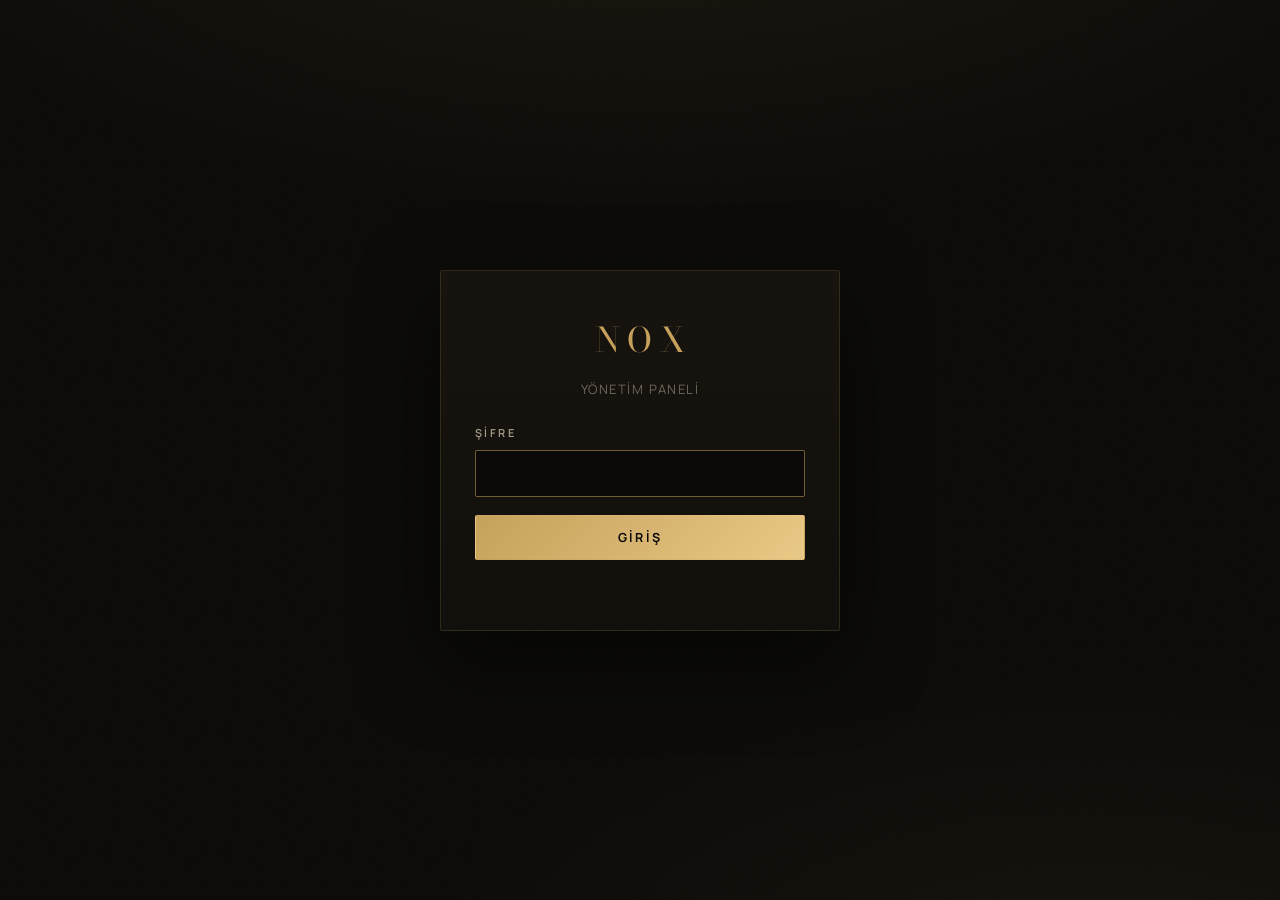
<file: site/yonetim-kzJNFLxj5Zw.html>
<!DOCTYPE html>
<html lang="tr">
<head>
  <meta charset="UTF-8">
  <meta name="viewport" content="width=device-width, initial-scale=1, viewport-fit=cover">
  <title>NOX — Yönetim</title>
  <link rel="icon" type="image/svg+xml" href="assets/img/favicon.svg">
  <meta name="robots" content="noindex, nofollow">
  <meta name="theme-color" content="#0B0A08">
  <link rel="preconnect" href="https://fonts.googleapis.com">
  <link rel="preconnect" href="https://fonts.gstatic.com" crossorigin>
  <link href="https://fonts.googleapis.com/css2?family=Bodoni+Moda:opsz,wght@6..96,400;6..96,500;6..96,600&family=Manrope:wght@400;500;600;700&display=swap" rel="stylesheet">
  <link rel="stylesheet" href="assets/css/style.css">
  <link rel="stylesheet" href="assets/css/admin.css">
</head>
<body>

  <!-- ============ GİRİŞ EKRANI ============ -->
  <div class="auth-screen" id="auth-screen">
    <form class="auth-card" id="auth-form">
      <div class="wordmark-sm">NOX</div>
      <p>Yönetim Paneli</p>
      <div class="field">
        <label for="pw-input">Şifre</label>
        <input id="pw-input" type="password" autocomplete="current-password" autofocus>
      </div>
      <button class="btn btn-gold btn-block" type="submit">Giriş</button>
      <div class="msg" id="auth-msg"></div>
    </form>
  </div>

  <!-- ============ PANEL ============ -->
  <div class="panel" id="panel" style="display:none;">
    <div class="panel-head">
      <div>
        <h1>Menü Yönetimi</h1>
        <div class="sub">Son güncelleme: <span id="updated-label"></span></div>
      </div>
      <button class="btn btn-ghost" id="logout">Çıkış</button>
    </div>

    <div id="sections-wrap"></div>

    <button class="add-section" id="add-section">+ Yeni Bölüm Ekle</button>

    <!-- Şifre değiştir -->
    <details class="settings">
      <summary>🛡 Şifre Değiştir</summary>
      <div class="hint">
        Yeni şifre en az 6 karakter olmalı. Değişiklik <b>config.json</b>'a yazılır ve site otomatik güncellenir.
      </div>
      <div class="field">
        <label for="pw-current">Mevcut şifre</label>
        <input id="pw-current" type="password" autocomplete="current-password">
      </div>
      <div class="field">
        <label for="pw-new">Yeni şifre</label>
        <input id="pw-new" type="password" autocomplete="new-password">
      </div>
      <div class="field">
        <label for="pw-new2">Yeni şifre (tekrar)</label>
        <input id="pw-new2" type="password" autocomplete="new-password">
      </div>
      <div style="display:flex;gap:10px;flex-wrap:wrap;">
        <button class="btn btn-gold" id="pw-save-netlify">Şifreyi Kaydet</button>
      </div>
      <div class="msg" id="pw-msg"></div>
    </details>
  </div>

  <!-- ============ KAYDETME ÇUBUĞU ============ -->
  <div class="savebar" style="display:none;" id="savebar">
    <div class="msg" id="save-msg" style="flex:1;text-align:left;"></div>
    <button class="btn btn-gold" id="save-netlify">Kaydet</button>
  </div>

  <!-- Gömülü yedek veri (tools/build.py ile üretilir) -->
  
  
  <script src="assets/js/jszip.min.js"></script>
  <script src="assets/js/admin.js"></script>


<script>window.MENU_FALLBACK = {"meta": {"title": "NOX Lounge — Menü", "tagline": "GECE KULÜBÜ · QR MENÜ", "instagram": "https://www.instagram.com/clubnoxlounge/", "instagramHandle": "@clubnoxlounge", "updated": "2026-08-13"}, "groups": [{"id": "alkollu", "title": "Alkollü İçecekler"}, {"id": "alkolsuz", "title": "Alkolsüz İçecekler"}, {"id": "aperatif", "title": "Aperatifler"}, {"id": "ana-yemek", "title": "Ana Yemekler"}, {"id": "tatli", "title": "Tatlılar"}], "sections": [{"id": "kokteyller", "group": "alkollu", "title": "Kokteyller", "subtitle": "İmza kokteyller · Bardak", "items": [{"name": "Mojito", "price": 600, "desc": "Beyaz rom, taze nane, lime, şeker şurubu, soda"}, {"name": "Passion Mojito", "price": 600, "desc": "Beyaz rom, passion fruit püresi, nane"}, {"name": "Whiskey Sour", "price": 600, "desc": "Burbon, taze limon, şeker şurubu"}, {"name": "Long Island Iced Tea", "price": 600, "desc": "Votka, cin, tekila, beyaz rom, triple sec, lime"}, {"name": "Negroni", "price": 600, "desc": "Cin, Campari, Martini Rosso"}, {"name": "Cosmopolitan", "price": 600, "desc": "Votka, Cointreau, cranberry suyu, lime"}, {"name": "Margarita", "price": 600, "desc": "Tekila, triple sec, lime suyu"}, {"name": "Espresso Martini", "price": 600, "desc": "Votka, kahve, espresso"}, {"name": "Pornstar Martini", "price": 600, "desc": "Votka, passion fruit püresi, limon"}, {"name": "Aperol Spritz", "price": 600, "desc": "Aperol, Prosecco, soda"}, {"name": "Hugo Spritz", "price": 600, "desc": "St. Germain, Prosecco, soda, nane"}, {"name": "Pina Colada", "price": 600, "desc": "Beyaz rom, Malibu, hindistan cevizi kreması, ananas suyu"}, {"name": "Lynchburg Lemonade", "price": 600, "desc": "Jack Daniel's, triple sec, lime, limonata"}, {"name": "Jäger Bomb", "price": 600, "desc": "Jägermeister, Red Bull"}, {"name": "Sex on the Beach", "price": 600, "desc": "Votka, peach schnapps, cranberry suyu"}, {"name": "NOX Special", "price": 600, "desc": "Barmenin özel tarifi"}]}, {"id": "alkolsuz-kokteyller", "group": "alkolsuz", "title": "Alkolsüz Kokteyller", "subtitle": "Bardak", "items": [{"name": "Virgin Mojito", "price": 500, "desc": "Lime, nane, şeker şurubu, soda"}, {"name": "Virgin Strawberry Mojito", "price": 500, "desc": "Çilek, lime, şeker şurubu, soda"}, {"name": "Virgin Pina Colada", "price": 500, "desc": "Ananas suyu, hindistan cevizi kreması"}, {"name": "Virgin Sex on the Beach", "price": 500, "desc": "Portakal suyu, şeftali püresi, cranberry suyu"}, {"name": "Berry Lemonade", "price": 500, "desc": "Orman meyveleri püresi, limon suyu, şeker şurubu, soda"}, {"name": "Tropical Sunset", "price": 500, "desc": "Portakal suyu, ananas suyu, grenadin şurubu"}]}, {"id": "shotlar", "group": "alkollu", "title": "Shotlar", "subtitle": "Adet", "items": [{"name": "Tekila", "price": 400}, {"name": "Cin", "price": 400}, {"name": "Sambuca", "price": 350}, {"name": "Rakı", "price": 350}, {"name": "Jägermeister", "price": 400}]}, {"id": "biralar", "group": "alkollu", "title": "Biralar", "subtitle": "33 cl", "items": [{"name": "Tuborg Gold", "price": 350, "note": "33 cl"}, {"name": "Carlsberg", "price": 450, "note": "33 cl"}, {"name": "Beck's", "price": 450, "note": "33 cl"}, {"name": "Bud", "price": 450, "note": "33 cl"}, {"name": "Müller", "price": 450, "note": "33 cl"}, {"name": "Corona", "price": 450, "note": "33 cl"}]}, {"id": "viski", "group": "alkollu", "title": "Viski", "subtitle": "Şişe 70 cl", "items": [{"name": "Jack Daniel's", "price": 8000, "note": "Şişe"}, {"name": "Gentleman Jack", "price": 6000, "note": "Şişe"}, {"name": "Jim Beam", "price": 5000, "note": "Şişe"}, {"name": "Jameson", "price": 5000, "note": "Şişe"}, {"name": "Chivas Regal 12", "price": 9000, "note": "Şişe"}, {"name": "Johnnie Walker Red Label", "price": 5500, "note": "Şişe"}, {"name": "Johnnie Walker Black Label", "price": 6000, "note": "Şişe"}, {"name": "Green Mark", "price": 7000, "note": "Şişe"}, {"name": "The Famous Grouse", "price": 5000, "note": "Şişe"}, {"name": "Johnnie Walker", "price": 8000, "note": "Şişe"}]}, {"id": "votka", "group": "alkollu", "title": "Votka", "subtitle": "Şişe 70 cl", "items": [{"name": "Belvedere", "price": 12000, "note": "Şişe"}, {"name": "Grey Goose", "price": 7700, "note": "Şişe"}, {"name": "Absolut", "price": 4500, "note": "Şişe"}, {"name": "Smirnoff", "price": 4400, "note": "Şişe"}, {"name": "Finlandia", "price": 4400, "note": "Şişe"}]}, {"id": "cin", "group": "alkollu", "title": "Cin", "subtitle": "Bardak", "items": [{"name": "Hendrick's", "price": 650}, {"name": "Bombay", "price": 500}, {"name": "Gordon's", "price": 450}, {"name": "Beefeater", "price": 450}, {"name": "Beefeater Pink", "price": 450}, {"name": "Tanqueray London", "price": 550}]}, {"id": "rom", "group": "alkollu", "title": "Rom", "subtitle": "Bardak", "items": [{"name": "Havana Club", "price": 500}, {"name": "Bacardi", "price": 500}, {"name": "Captain Morgan", "price": 400}]}, {"id": "tekila", "group": "alkollu", "title": "Tekila", "subtitle": "Bardak", "items": [{"name": "Olmeca Silver", "price": 350}, {"name": "El Jimador", "price": 350}]}, {"id": "likorler", "group": "alkollu", "title": "Likörler", "subtitle": "Bardak", "items": [{"name": "St. Germain", "price": 500}, {"name": "Disaronno", "price": 500}, {"name": "Kardinal Melon", "price": 500}, {"name": "Jägermeister", "price": 500}, {"name": "Chambord", "price": 500}, {"name": "Safari", "price": 500}, {"name": "Malibu", "price": 500}, {"name": "Archer's", "price": 500}, {"name": "Passoã", "price": 500}, {"name": "Kahlúa", "price": 500}, {"name": "Bailey's", "price": 500}, {"name": "Aperol", "price": 500}]}, {"id": "vermut-brandy", "group": "alkollu", "title": "Vermut & Brandy", "subtitle": "Bardak", "items": [{"name": "Martini Rosso", "price": 500}, {"name": "Martini Bianco", "price": 500}, {"name": "Martini Extra Dry", "price": 500}, {"name": "Metaxa", "price": 500}, {"name": "Dutch Los Napoleon", "price": 450}]}, {"id": "sampanyalar", "group": "alkollu", "title": "Şampanyalar", "subtitle": "Şişe", "items": [{"name": "Moët & Chandon Impérial", "price": 12000, "note": "Şişe"}, {"name": "Moët Ice Impérial", "price": 12500, "note": "Şişe"}, {"name": "Chandon Brut", "price": 10000, "note": "Şişe"}]}, {"id": "icecekler", "group": "alkolsuz", "title": "İçecekler", "subtitle": "Adet", "items": [{"name": "Kola", "price": 300}, {"name": "Kola Zero", "price": 300}, {"name": "Fanta", "price": 300}, {"name": "Fuse Tea", "price": 150}, {"name": "Meyve Suyu", "price": 150}, {"name": "Soda", "price": 100}, {"name": "Red Bull", "price": 350}, {"name": "Su", "price": 100}]}, {"id": "atistirmaliklar", "group": "aperatif", "title": "Atıştırmalıklar", "subtitle": "", "items": [{"name": "Patates Kızartması", "price": 200}, {"name": "Nugget", "price": 200}, {"name": "Çıtır Tavuk Sepeti", "price": 260, "desc": "Pane tavuk parçaları, patates kızartması, ranch sos"}, {"name": "Sosis Sepeti", "price": 250, "desc": "Izgara sosis, patates kızartması"}, {"name": "Bira Tabağı", "price": 350}, {"name": "İki Kişilik Paylaşım Tabağı", "price": 450, "desc": "Patates kızartması, nugget, çıtır tavuk, sosis, soğan halkası, çerez çeşitleri, turşu — barbekü ve ranch sos, ketçap, mayonez ile"}, {"name": "Karışık Çerez Tabağı", "price": 250}, {"name": "Tuzlu Fıstık", "price": 200}, {"name": "Cips", "price": 150}, {"name": "Meyve Tabağı", "price": 450, "desc": "Taze ve mevsim meyvelerinden özenle hazırlanmış, göz alıcı sunum"}]}, {"id": "wrap-fajita", "group": "aperatif", "title": "Wrap & Fajita", "subtitle": "", "items": [{"name": "Tavuk Fajita Wrap", "price": 400, "desc": "Marine tavuk, renkli biber, soğan, cheddar peyniri, özel fajita sosu — patates kızartması ile servis edilir"}, {"name": "Et Fajita Wrap", "price": 500, "desc": "Marine dana eti, renkli biber, soğan, cheddar peyniri, özel fajita sosu — patates kızartması ile servis edilir"}]}, {"id": "kahvalti", "group": "ana-yemek", "title": "Kahvaltı", "subtitle": "", "items": [{"name": "Serpme Kahvaltı", "price": 750, "desc": "Beyaz peynir, kaşar peyniri, siyah & yeşil zeytin, domates, salatalık, mevsim yeşillikleri, bal, tereyağı, reçel çeşitleri, Nutella, haşlanmış yumurta, ekmek sepeti, simit, çay"}, {"name": "Tabak Kahvaltı", "price": 450, "desc": "Beyaz peynir, kaşar peyniri, siyah & yeşil zeytin, domates, salatalık, bal, tereyağı, reçel, ekmek"}, {"name": "Sahanda Yumurta", "price": 200, "desc": "2 adet yumurta, tereyağı ile hazırlanır — ekmek ile servis edilir"}, {"name": "Sucuklu Yumurta", "price": 250, "desc": "2 adet yumurta, dana sucuk ve tereyağı ile hazırlanır — ekmek ile servis edilir"}, {"name": "Sucuk Tava", "price": 250, "desc": "Izgara dana sucuk, domates, yeşil biber ve ekmek ile servis edilir"}, {"name": "Menemen", "price": 350, "desc": "Domates, biber, soğan ve yumurta ile hazırlanır — ekmek ile servis edilir"}]}, {"id": "tostlar", "group": "aperatif", "title": "Tostlar", "subtitle": "", "items": [{"name": "Karışık Tost", "price": 350, "desc": "Kaşar peyniri, dana sucuk, salam, domates"}, {"name": "Kaşarlı Tost", "price": 300, "desc": "Kaşar peyniri, dana sucuk, salam, domates"}, {"name": "Sucuklu Tost", "price": 350, "desc": "Dana sucuk, kaşar peyniri"}]}, {"id": "burgerler", "group": "ana-yemek", "title": "Burgerler", "subtitle": "Patates kızartması ile", "items": [{"name": "Hamburger", "price": 300, "desc": "150 gr dana burger köftesi, marul, domates, turşu, soğan, özel burger sosu"}, {"name": "Cheeseburger", "price": 380, "desc": "150 gr dana burger köftesi, cheddar peyniri, marul, domates, turşu, soğan, özel burger sosu"}]}, {"id": "makarnalar", "group": "ana-yemek", "title": "Makarnalar", "subtitle": "", "items": [{"name": "Penne Arrabbiata", "price": 350, "desc": "Acılı domates sos, sarımsak, fesleğen"}, {"name": "Spaghetti Bolognese", "price": 450, "desc": "Kıyma sos, domates, soğan, baharatlar, parmesan"}, {"name": "Cream Mushroom Spaghetti", "price": 350, "desc": "Kremalı mantar sos, parmesan, fesleğen"}]}, {"id": "salatalar", "group": "ana-yemek", "title": "Salatalar", "subtitle": "", "items": [{"name": "Ton Balıklı Salata", "price": 300, "desc": "Marul, ton balığı, mısır, zeytin, domates, salatalık, limon sosu"}, {"name": "Mevsim Salata", "price": 350, "desc": "Mevsim yeşillikleri, domates, havuç, mısır, limon sosu"}, {"name": "Sezar Salata", "price": 300, "desc": "Marul, tavuk, parmesan, kruton, sezar sos"}]}, {"id": "tatlilar", "group": "tatli", "title": "Tatlılar", "subtitle": "", "items": [{"name": "Devil's Cheesecake", "price": 400}, {"name": "Limonlu Cheesecake", "price": 400}, {"name": "Frambuazlı Cheesecake", "price": 400}]}, {"id": "sicak-icecekler", "group": "alkolsuz", "title": "Sıcak İçecekler", "subtitle": "Adet", "items": [{"name": "Türk Kahvesi", "price": 150}, {"name": "Americano", "price": 200}, {"name": "Double Espresso", "price": 200}, {"name": "Cappuccino", "price": 250}, {"name": "Latte", "price": 200}, {"name": "Sıcak Çikolata", "price": 250}, {"name": "Çay", "price": 100}]}]};</script>
<script>window.CONFIG_FALLBACK = {"club": "NOX", "clubFull": "NOX Lounge", "instagram": "https://www.instagram.com/clubnoxlounge/", "instagramHandle": "@clubnoxlounge", "adminPasswordHash": "f420daefd8988633a3aa0a60077fc631c721c1a4759c085f3e57e0484fb606e8", "currency": "₺"};</script>
</body>
</html>
</file>
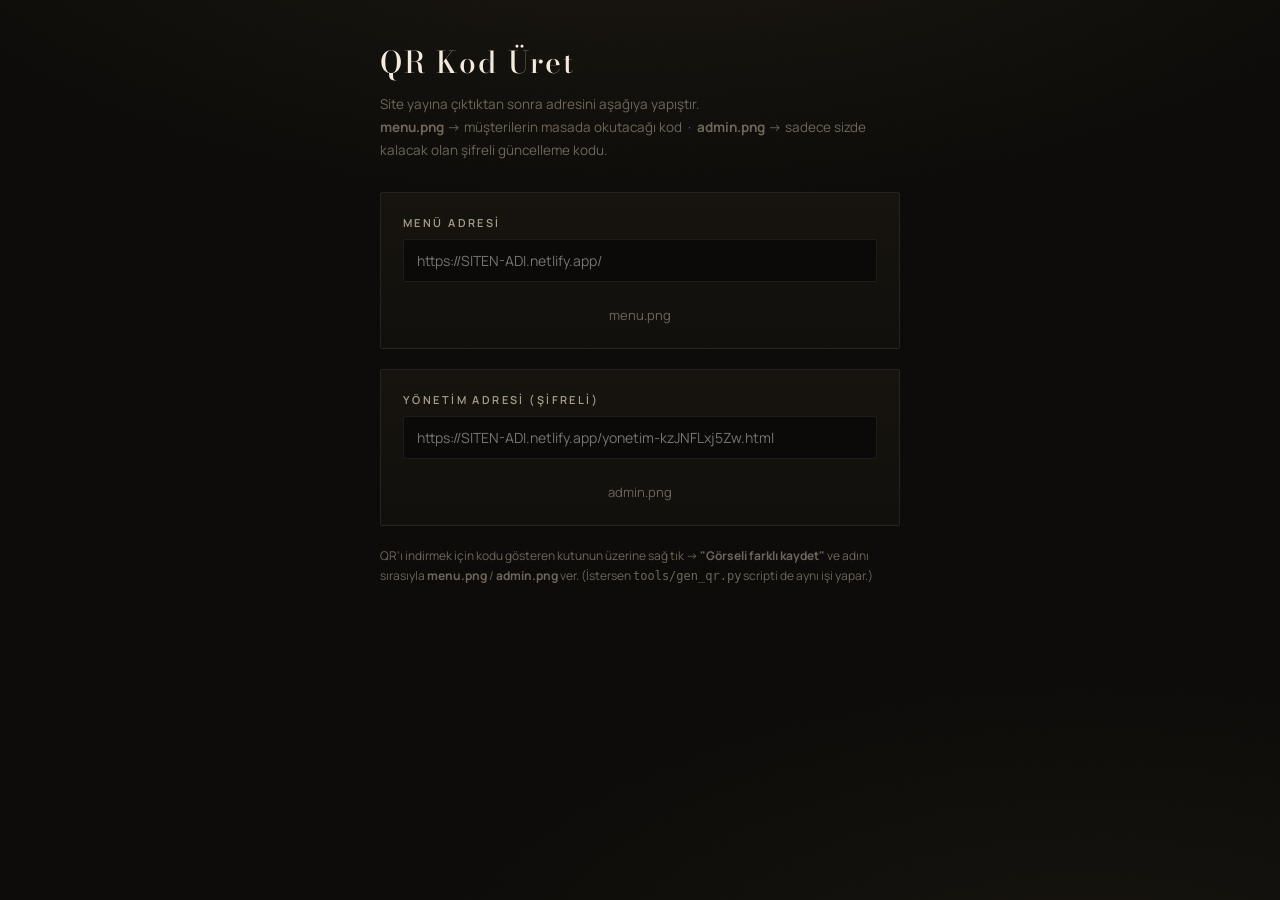
<file: site/yonetim-qr.html>
<!DOCTYPE html>
<html lang="tr">
<head>
  <meta charset="UTF-8">
  <meta name="viewport" content="width=device-width, initial-scale=1, viewport-fit=cover">
  <title>NOX — QR Kod Üretme Aracı</title>
  <link rel="icon" type="image/svg+xml" href="assets/img/favicon.svg">
  <meta name="robots" content="noindex, nofollow">
  <link rel="preconnect" href="https://fonts.googleapis.com">
  <link rel="preconnect" href="https://fonts.gstatic.com" crossorigin>
  <link href="https://fonts.googleapis.com/css2?family=Bodoni+Moda:opsz,wght@6..96,400;6..96,500&family=Manrope:wght@400;500;600;700&display=swap" rel="stylesheet">
  <link rel="stylesheet" href="assets/css/style.css">
  <link rel="stylesheet" href="assets/css/admin.css">
  <style>
    .qr-page { max-width: 560px; margin: 0 auto; padding: 40px 20px 80px; }
    .qr-page h1 { font-family: var(--font-display); font-weight: 500; font-size: 30px; letter-spacing: 0.06em; margin-bottom: 8px; }
    .qr-page .hint { color: var(--ink-faint); font-size: 13.5px; margin-bottom: 30px; line-height: 1.7; }
    .qr-card {
      background: linear-gradient(180deg, var(--surface), var(--noir-2));
      border: 1px solid var(--hairline-2);
      border-radius: var(--radius);
      padding: 22px;
      margin-bottom: 20px;
    }
    .qr-card label { display: block; font-size: 11px; font-weight: 600; letter-spacing: 0.22em; text-transform: uppercase; color: var(--ink-dim); margin-bottom: 8px; }
    .qr-card input {
      width: 100%; background: var(--noir); border: 1px solid var(--hairline-2);
      border-radius: var(--radius); color: var(--ink); font-size: 14px; padding: 11px 13px;
    }
    .qr-card input:focus { outline: none; border-color: var(--gold-dim); }
    .qr-canvas { margin-top: 16px; display: grid; place-items: center; }
    .qr-canvas svg { width: 100%; max-width: 220px; height: auto; }
    .qr-canvas .row { color: var(--ink-faint); font-size: 13px; margin-top: 8px; }
    .qtip { font-size: 12px; color: var(--ink-faint); margin-top: 18px; line-height: 1.7; }
  </style>
</head>
<body>
  <div class="qr-page">
    <h1>QR Kod Üret</h1>
    <p class="hint">Site yayına çıktıktan sonra adresini aşağıya yapıştır.<br>
      <b>menu.png</b> → müşterilerin masada okutacağı kod &nbsp;·&nbsp; <b>admin.png</b> → sadece sizde kalacak olan şifreli güncelleme kodu.</p>

    <div class="qr-card">
      <label for="menu-url">Menü adresi</label>
      <input id="menu-url" placeholder="https://SITEN-ADI.netlify.app/" spellcheck="false">
      <div class="qr-canvas"><div id="menu-qr"></div><div class="row">menu.png</div></div>
    </div>

    <div class="qr-card">
      <label for="admin-url">Yönetim adresi (şifreli)</label>
      <input id="admin-url" placeholder="https://SITEN-ADI.netlify.app/yonetim-kzJNFLxj5Zw.html" spellcheck="false">
      <div class="qr-canvas"><div id="admin-qr"></div><div class="row">admin.png</div></div>
    </div>

    <p class="qtip">
      QR'ı indirmek için kodu gösteren kutunun üzerine sağ tık → <b>"Görseli farklı kaydet"</b> ve adını
      sırasıyla <b>menu.png</b> / <b>admin.png</b> ver. (İstersen <code>tools/gen_qr.py</code> scripti de aynı işi yapar.)
    </p>
  </div>

  <script src="assets/js/qrcode.js"></script>
  <script>
    function render(inputId, boxId) {
      var val = document.getElementById(inputId).value.trim();
      var box = document.getElementById(boxId);
      if (!val) { box.innerHTML = ""; return; }
      try {
        var qr = qrcode(0, "M");
        qr.addData(val);
        qr.make();
        box.innerHTML = qr.createSvgTag({ cellSize: 4, margin: 4 });
      } catch (e) {
        box.innerHTML = "";
      }
    }

    // örnek değerlerle hazır gelsin, kullanıcı kendi adresini girince güncellenir
    document.getElementById("menu-url").addEventListener("input", function () { render("menu-url", "menu-qr"); });
    document.getElementById("admin-url").addEventListener("input", function () { render("admin-url", "admin-qr"); });
  </script>
</body>
</html>
</file>
<file: site/assets/css/style.css>
/* ============================================================
   NOX Lounge — QR Menü  |  Tasarım Sistemi
   Noir + Altın (Champagne) — premium gece kulübü estetiği
   ============================================================ */

:root {
  /* Renkler */
  --noir:        #0B0A08;
  --noir-2:      #12100C;
  --surface:     #17140F;
  --surface-2:   #1D1913;
  --hairline:    rgba(198, 161, 91, 0.16);
  --hairline-2:  rgba(242, 235, 221, 0.08);
  --gold:        #C6A15B;
  --gold-bright: #E8C985;
  --gold-dim:    rgba(198, 161, 91, 0.55);
  --ink:         #F2EBDD;
  --ink-dim:     #A89E8C;
  --ink-faint:   #6E665A;

  /* Tipografi */
  --font-display: "Bodoni Moda", "Playfair Display", Georgia, serif;
  --font-body:    "Manrope", "Segoe UI", system-ui, sans-serif;

  /* Ölçüler */
  --radius: 2px;
  --maxw: 640px;
  --ease: cubic-bezier(0.22, 1, 0.36, 1);
}

/* ---------- Temel ---------- */
*, *::before, *::after { box-sizing: border-box; margin: 0; padding: 0; }

html { -webkit-text-size-adjust: 100%; }

body {
  font-family: var(--font-body);
  background: var(--noir);
  color: var(--ink);
  line-height: 1.5;
  min-height: 100vh;
  -webkit-font-smoothing: antialiased;
  overflow-x: hidden;
}

/* Arkaplan ambiyansı: köşe ışıması + gren */
body::before {
  content: "";
  position: fixed;
  inset: 0;
  z-index: -2;
  background:
    radial-gradient(120% 80% at 50% -20%, rgba(198, 161, 91, 0.10), transparent 55%),
    radial-gradient(90% 60% at 85% 110%, rgba(198, 161, 91, 0.06), transparent 60%),
    var(--noir);
}
body::after {
  content: "";
  position: fixed;
  inset: 0;
  z-index: -1;
  pointer-events: none;
  opacity: 0.35;
  background-image: url("data:image/svg+xml,%3Csvg xmlns='http://www.w3.org/2000/svg' width='120' height='120'%3E%3Cfilter id='n'%3E%3CfeTurbulence type='fractalNoise' baseFrequency='0.9' numOctaves='2'/%3E%3C/filter%3E%3Crect width='120' height='120' filter='url(%23n)' opacity='0.05'/%3E%3C/svg%3E");
}

img { max-width: 100%; display: block; }
a { color: inherit; text-decoration: none; }
button { font-family: inherit; cursor: pointer; }
input, select { font-family: inherit; }

::selection { background: var(--gold); color: var(--noir); }

:focus-visible {
  outline: 2px solid var(--gold);
  outline-offset: 3px;
  border-radius: 2px;
}

.container { max-width: var(--maxw); margin: 0 auto; padding: 0 20px; }

/* ---------- Tipografi yardımcıları ---------- */
.eyebrow {
  font-size: 11px;
  font-weight: 600;
  letter-spacing: 0.32em;
  text-transform: uppercase;
  color: var(--gold);
  display: flex;
  align-items: center;
  gap: 14px;
}
.eyebrow::before {
  content: "";
  width: 28px;
  height: 1px;
  background: linear-gradient(90deg, transparent, var(--gold));
}
.eyebrow--center::after {
  content: "";
  width: 28px;
  height: 1px;
  background: linear-gradient(90deg, var(--gold), transparent);
}

/* ---------- Üst bölüm (Hero) ---------- */
.hero {
  min-height: 88svh;
  display: flex;
  flex-direction: column;
  justify-content: center;
  align-items: center;
  text-align: center;
  padding: 64px 24px 40px;
  position: relative;
}

/* Dil seçici — sağ üst köşe */
.lang-sel {
  position: absolute;
  top: 18px;
  right: 18px;
  z-index: 5;
  background: rgba(11, 10, 8, 0.55);
  backdrop-filter: blur(8px);
  -webkit-backdrop-filter: blur(8px);
  border: 1px solid var(--hairline);
  color: var(--ink);
  font-size: 11px;
  letter-spacing: 0.12em;
  text-transform: uppercase;
  padding: 8px 12px;
  border-radius: 999px;
  cursor: pointer;
  transition: all 0.35s var(--ease);
}
.lang-sel option {
  background: var(--noir);
  color: var(--ink);
}
.lang-sel:hover {
  border-color: var(--gold-dim);
}

.hero-logo {
  width: 84px;
  height: 84px;
  border: 1px solid var(--hairline);
  border-radius: 50%;
  display: grid;
  place-items: center;
  margin-bottom: 36px;
  font-family: var(--font-display);
  font-size: 26px;
  letter-spacing: 0.28em;
  text-indent: 0.28em;
  color: var(--gold);
  background: radial-gradient(circle at 30% 25%, var(--surface-2), var(--noir-2));
  box-shadow: 0 0 60px rgba(198, 161, 91, 0.15), inset 0 0 30px rgba(198, 161, 91, 0.06);
  opacity: 0;
  transform: scale(0.85);
  animation: rise 0.9s var(--ease) 0.1s forwards;
}
.hero-logo img {
  width: 100%; height: 100%; object-fit: cover; border-radius: 50%;
}

/* NOX wordmark — imza: altın parlama */
.wordmark {
  font-family: var(--font-display);
  font-weight: 500;
  font-size: clamp(64px, 20vw, 116px);
  line-height: 0.95;
  letter-spacing: 0.14em;
  text-indent: 0.14em;
  background: linear-gradient(100deg,
    var(--gold-dim) 0%,
    var(--gold-bright) 38%,
    #FFF6E0 50%,
    var(--gold-bright) 62%,
    var(--gold-dim) 100%);
  background-size: 220% auto;
  -webkit-background-clip: text;
  background-clip: text;
  color: transparent;
  animation: shimmer 7s linear infinite, rise 1s var(--ease) 0.25s forwards;
  opacity: 0;
  filter: drop-shadow(0 4px 30px rgba(198, 161, 91, 0.25));
}
@keyframes shimmer {
  0%   { background-position: 220% center; }
  100% { background-position: -220% center; }
}
@keyframes rise {
  from { opacity: 0; transform: translateY(18px); }
  to   { opacity: 1; transform: translateY(0); }
}

.hero-tagline {
  margin-top: 22px;
  font-size: 12.5px;
  letter-spacing: 0.42em;
  text-transform: uppercase;
  color: var(--ink-faint);
  opacity: 0;
  animation: rise 1s var(--ease) 0.55s forwards;
}

.hero-scroll {
  position: absolute;
  bottom: 26px;
  left: 50%;
  transform: translateX(-50%);
  width: 1px;
  height: 52px;
  background: linear-gradient(var(--gold-dim), transparent);
  opacity: 0;
  animation: rise 1s var(--ease) 0.9s forwards;
}

/* ---------- Bölüm başlıkları ---------- */
.section-head {
  padding: 56px 20px 26px;
  text-align: center;
}
.section-head h2 {
  font-family: var(--font-display);
  font-weight: 500;
  font-size: 34px;
  letter-spacing: 0.06em;
  margin-top: 14px;
}
.section-head .rule {
  width: 44px; height: 1px;
  margin: 20px auto 0;
  background: linear-gradient(90deg, transparent, var(--gold), transparent);
}

/* ---------- Kategori sekmeleri (sticky) ---------- */
.catnav {
  position: sticky;
  top: 0;
  z-index: 50;
  background: linear-gradient(rgba(11, 10, 8, 0.92), rgba(11, 10, 8, 0.72));
  backdrop-filter: blur(14px);
  -webkit-backdrop-filter: blur(14px);
  border-bottom: 1px solid var(--hairline-2);
}
.catnav-inner {
  max-width: var(--maxw);
  margin: 0 auto;
  padding: 8px 12px 10px;
}
/* Ana grup sekmeleri (Alkollü İçecekler, Aperatifler …) */
.groupnav {
  display: flex;
  gap: 6px;
  overflow-x: auto;
  scrollbar-width: none;
  padding-bottom: 9px;
  border-bottom: 1px solid var(--hairline-2);
}
.groupnav::-webkit-scrollbar { display: none; }
.groupnav .group-tab {
  flex: 0 0 auto;
  background: transparent;
  border: 1px solid var(--hairline-2);
  color: var(--ink-dim);
  font-size: 11.5px;
  font-weight: 700;
  letter-spacing: 0.14em;
  text-transform: uppercase;
  padding: 10px 16px;
  border-radius: 999px;
  transition: all 0.35s var(--ease);
}
.groupnav .group-tab:hover { color: var(--ink); border-color: var(--gold-dim); }
.groupnav .group-tab.active {
  background: linear-gradient(135deg, var(--gold), var(--gold-bright));
  color: var(--noir);
  border-color: transparent;
  box-shadow: 0 6px 24px rgba(198, 161, 91, 0.3);
}
/* Seçili grubun kategori çipleri */
.catnav-chips {
  display: flex;
  gap: 4px;
  overflow-x: auto;
  scrollbar-width: none;
  padding-top: 8px;
}
.catnav-chips::-webkit-scrollbar { display: none; }
.catnav-chips button {
  flex: 0 0 auto;
  background: transparent;
  border: 1px solid var(--hairline-2);
  color: var(--ink-dim);
  font-size: 12.5px;
  font-weight: 600;
  letter-spacing: 0.14em;
  text-transform: uppercase;
  padding: 9px 18px;
  border-radius: 999px;
  transition: all 0.35s var(--ease);
}
.catnav-chips button:hover { color: var(--ink); border-color: var(--gold-dim); }
.catnav-chips button.active {
  background: linear-gradient(135deg, var(--gold), var(--gold-bright));
  color: var(--noir);
  border-color: transparent;
  box-shadow: 0 6px 24px rgba(198, 161, 91, 0.3);
}

/* ---------- Menü listesi ---------- */
.menu-section { display: none; }
.menu-section.active { display: block; animation: fadein 0.45s var(--ease); }
@keyframes fadein {
  from { opacity: 0; transform: translateY(10px); }
  to   { opacity: 1; transform: translateY(0); }
}

/* sticky nav yüksekliği kadar boşluk — kaydırma içeriği nav altında kalmasın */
#sections,
.menu-section { scroll-margin-top: 118px; }

.menu-list { padding: 8px 0 0; }
.menu-item {
  padding: 20px 0 18px;
  border-bottom: 1px solid var(--hairline-2);
}
.menu-item:last-child { border-bottom: none; }

.item-row { display: flex; align-items: baseline; gap: 12px; }
.item-name {
  font-family: var(--font-display);
  font-size: 21px;
  font-weight: 500;
  letter-spacing: 0.02em;
  color: var(--ink);
}
.item-dots {
  flex: 1;
  border-bottom: 1px dotted rgba(168, 158, 140, 0.3);
  transform: translateY(-4px);
  min-width: 16px;
}
.item-note {
  font-size: 12.5px;
  color: var(--ink-faint);
  margin-top: 3px;
  letter-spacing: 0.02em;
}
.item-prices { display: flex; gap: 14px; align-items: baseline; }
.price {
  font-family: var(--font-display);
  font-size: 20px;
  color: var(--gold-bright);
  white-space: nowrap;
  font-variant-numeric: tabular-nums;
}
.price-block small {
  font-family: var(--font-body);
  font-size: 11px;
  font-weight: 600;
  letter-spacing: 0.18em;
  text-transform: uppercase;
  color: var(--ink-faint);
  display: block;
  text-align: right;
}
.price-block small.fx {
  margin-top: 3px;
  font-size: 10.5px;
  font-weight: 500;
  letter-spacing: 0.05em;
  text-transform: none;
  color: var(--gold-dim);
  white-space: nowrap;
}
.price-block { text-align: right; }

/* ---------- Instagram bandı ---------- */
.ig-band {
  margin: 64px 0 0;
  padding: 52px 24px;
  text-align: center;
  border-top: 1px solid var(--hairline);
  border-bottom: 1px solid var(--hairline);
  background: linear-gradient(180deg, transparent, rgba(198, 161, 91, 0.05), transparent);
}
.ig-band p {
  font-family: var(--font-display);
  font-size: 26px;
  letter-spacing: 0.04em;
  color: var(--ink);
}
.ig-band p span { color: var(--gold); }
.ig-btn {
  display: inline-flex;
  align-items: center;
  gap: 10px;
  margin-top: 22px;
  padding: 13px 30px;
  border: 1px solid var(--gold);
  border-radius: 999px;
  color: var(--gold-bright);
  font-size: 13px;
  font-weight: 600;
  letter-spacing: 0.16em;
  text-transform: uppercase;
  transition: all 0.35s var(--ease);
}
.ig-btn:hover {
  background: var(--gold);
  color: var(--noir);
  box-shadow: 0 10px 34px rgba(198, 161, 91, 0.35);
}
.ig-btn svg { width: 17px; height: 17px; }

/* ---------- Alt bilgi ---------- */
footer {
  padding: 34px 20px 44px;
  text-align: center;
}
footer .f-logo {
  font-family: var(--font-display);
  letter-spacing: 0.3em;
  font-size: 15px;
  color: var(--ink-faint);
}
footer .f-meta {
  margin-top: 10px;
  font-size: 11.5px;
  letter-spacing: 0.22em;
  text-transform: uppercase;
  color: var(--ink-faint);
}
footer .f-meta a { color: var(--gold-dim); }
footer .f-meta a:hover { color: var(--gold-bright); }
footer .f-fx {
  margin-top: 10px;
  font-size: 10px;
  letter-spacing: 0.14em;
  text-transform: uppercase;
  color: var(--ink-faint);
  opacity: 0.75;
}

/* ---------- Açılış videosu (intro) ---------- */
.no-scroll { overflow: hidden; }

.intro {
  position: fixed;
  inset: 0;
  z-index: 300;
  background: var(--noir);
  transition: opacity 0.7s var(--ease), visibility 0s 0.7s;
}
.intro.is-hidden {
  opacity: 0;
  visibility: hidden;
  pointer-events: none;
}
.intro-video {
  display: block;
  width: 100%;
  height: 100%;
  object-fit: cover;
  opacity: 0;
  transition: opacity 1.2s var(--ease);
}
.intro.is-ready .intro-video { opacity: 1; }
/* Yatay ekranlarda (masaüstü/tablet): dikey video kırpılmasın —
   tamamı görünür, koyu ambiyans zemin üzerinde ortalanır */
@media (min-aspect-ratio: 9/16) {
  .intro {
    background:
      radial-gradient(100% 70% at 50% -10%, rgba(198, 161, 91, 0.07), transparent 60%),
      var(--noir);
  }
  .intro-video { object-fit: contain; }
}
.intro-veil {
  position: absolute;
  inset: 0;
  background: linear-gradient(180deg, rgba(11, 10, 8, 0.5), transparent 25%, transparent 70%, rgba(11, 10, 8, 0.5));
}
.intro-skip {
  position: absolute;
  top: max(18px, env(safe-area-inset-top));
  right: 18px;
  background: rgba(11, 10, 8, 0.55);
  backdrop-filter: blur(8px);
  -webkit-backdrop-filter: blur(8px);
  border: 1px solid var(--hairline);
  color: var(--ink);
  font-size: 11px;
  font-weight: 600;
  letter-spacing: 0.16em;
  text-transform: uppercase;
  padding: 9px 16px;
  border-radius: 999px;
  transition: all 0.35s var(--ease);
  opacity: 0;
  transform: translateY(-6px);
}
.intro.is-skippable .intro-skip { opacity: 1; transform: none; }
.intro-skip:hover { border-color: var(--gold-dim); color: var(--gold-bright); }

/* ---------- Hata durumu ---------- */
.error-box {
  padding: 48px 24px;
  text-align: center;
  color: var(--ink-dim);
  font-size: 14px;
}

/* ---------- Çok dilli tipografi (Arapça / Çince / Japonca) ---------- */
html[lang="ar"] {
  --font-display: "Bodoni Moda", "Playfair Display", "Amiri", "Noto Kufi Arabic", Georgia, serif;
  --font-body: "Manrope", "Noto Kufi Arabic", "Segoe UI", system-ui, sans-serif;
}
html[lang="zh"],
html[lang="ja"] {
  --font-display: "Bodoni Moda", "Playfair Display", "PingFang SC", "Hiragino Sans GB", "Microsoft YaHei", "Noto Sans CJK SC", system-ui, sans-serif;
  --font-body: "Manrope", "PingFang SC", "Hiragino Sans GB", "Microsoft YaHei", "Noto Sans CJK SC", system-ui, sans-serif;
}

html[lang="ar"] .hero-tagline,
html[lang="ar"] .eyebrow,
html[lang="ar"] .groupnav .group-tab,
html[lang="ar"] .catnav-chips button,
html[lang="ar"] .ig-btn,
html[lang="ar"] footer .f-meta,
html[lang="ar"] footer .f-fx,
html[lang="ar"] .price-block small,
html[lang="ar"] .lang-sel {
  letter-spacing: 0.02em;
}

html[lang="zh"] .hero-tagline,
html[lang="zh"] .eyebrow,
html[lang="zh"] .groupnav .group-tab,
html[lang="zh"] .catnav-chips button,
html[lang="zh"] .ig-btn,
html[lang="zh"] footer .f-meta,
html[lang="zh"] footer .f-fx,
html[lang="zh"] .price-block small,
html[lang="zh"] .lang-sel,
html[lang="ja"] .hero-tagline,
html[lang="ja"] .eyebrow,
html[lang="ja"] .groupnav .group-tab,
html[lang="ja"] .catnav-chips button,
html[lang="ja"] .ig-btn,
html[lang="ja"] footer .f-meta,
html[lang="ja"] footer .f-fx,
html[lang="ja"] .price-block small,
html[lang="ja"] .lang-sel {
  letter-spacing: 0.04em;
}

/* ---------- Hareket azaltma ---------- */
@media (prefers-reduced-motion: reduce) {
  *, *::before, *::after {
    animation-duration: 0.01ms !important;
    animation-iteration-count: 1 !important;
    transition-duration: 0.01ms !important;
  }
}
</file>
<file: site/assets/css/admin.css>
/* ============================================================
   NOX — Yönetim Paneli  (şifreli fiyat güncelleme)
   ============================================================ */

.auth-screen {
  min-height: 100vh;
  display: grid;
  place-items: center;
  padding: 24px;
}

.auth-card {
  width: 100%;
  max-width: 400px;
  background: linear-gradient(180deg, var(--surface), var(--noir-2));
  border: 1px solid var(--hairline);
  border-radius: var(--radius);
  padding: 44px 34px 38px;
  text-align: center;
  box-shadow: 0 30px 80px rgba(0, 0, 0, 0.5);
  animation: rise 0.6s var(--ease);
}
.auth-card .wordmark-sm {
  font-family: var(--font-display);
  font-size: 34px;
  letter-spacing: 0.22em;
  text-indent: 0.22em;
  color: var(--gold);
}
.auth-card p {
  margin: 14px 0 26px;
  font-size: 13px;
  letter-spacing: 0.12em;
  text-transform: uppercase;
  color: var(--ink-faint);
}

/* ---------- Form elemanları ---------- */
.field { text-align: left; margin-bottom: 18px; }
.field label {
  display: block;
  font-size: 11px;
  font-weight: 600;
  letter-spacing: 0.22em;
  text-transform: uppercase;
  color: var(--ink-dim);
  margin-bottom: 8px;
}
#nl-sites {
  width: 100%;
  background: var(--noir);
  border: 1px solid var(--hairline-2);
  border-radius: var(--radius);
  color: var(--ink);
  font-size: 14px;
  padding: 12px 14px;
  margin-top: 10px;
}
.field input, .field select {
  width: 100%;
  background: var(--noir);
  border: 1px solid var(--hairline-2);
  border-radius: var(--radius);
  color: var(--ink);
  font-size: 15px;
  padding: 12px 14px;
  transition: border-color 0.3s var(--ease);
}
.field input:focus, .field select:focus {
  outline: none;
  border-color: var(--gold-dim);
}

.btn {
  display: inline-flex;
  align-items: center;
  justify-content: center;
  gap: 8px;
  padding: 13px 26px;
  font-size: 12.5px;
  font-weight: 700;
  letter-spacing: 0.18em;
  text-transform: uppercase;
  border-radius: var(--radius);
  border: 1px solid transparent;
  transition: all 0.3s var(--ease);
}
.btn-gold {
  background: linear-gradient(135deg, var(--gold), var(--gold-bright));
  color: var(--noir);
}
.btn-gold:hover { box-shadow: 0 10px 30px rgba(198, 161, 91, 0.35); transform: translateY(-1px); }
.btn-ghost {
  background: transparent;
  border-color: var(--hairline);
  color: var(--ink-dim);
}
.btn-ghost:hover { border-color: var(--gold-dim); color: var(--ink); }
.btn-danger { background: transparent; border-color: rgba(255, 90, 90, 0.4); color: #ff8a8a; }
.btn-danger:hover { border-color: #ff6b6b; }
.btn-block { width: 100%; }

.msg {
  margin-top: 14px;
  font-size: 13px;
  min-height: 18px;
}
.msg.err { color: #ff8a8a; }
.msg.ok { color: var(--gold-bright); }

/* ---------- Panel ---------- */
.panel { max-width: 720px; margin: 0 auto; padding: 28px 20px 80px; }
.panel-head {
  display: flex;
  align-items: center;
  justify-content: space-between;
  gap: 12px;
  padding: 18px 0 20px;
  border-bottom: 1px solid var(--hairline);
  margin-bottom: 24px;
}
.panel-head h1 {
  font-family: var(--font-display);
  font-weight: 500;
  font-size: 26px;
  letter-spacing: 0.08em;
}
.panel-head .sub { font-size: 11.5px; letter-spacing: 0.2em; text-transform: uppercase; color: var(--ink-faint); margin-top: 4px; }

/* ---------- Bölüm (kategori) kartları ---------- */
.sec-card {
  background: linear-gradient(180deg, var(--surface), var(--noir-2));
  border: 1px solid var(--hairline-2);
  border-radius: var(--radius);
  margin-bottom: 18px;
  overflow: hidden;
}
.sec-head {
  display: flex;
  align-items: center;
  gap: 12px;
  padding: 16px 18px;
  cursor: pointer;
  user-select: none;
}
.sec-head .chev { color: var(--gold); transition: transform 0.3s var(--ease); font-size: 13px; }
.sec-card.closed .chev { transform: rotate(-90deg); }
.sec-head .t { flex: 1; font-weight: 700; letter-spacing: 0.1em; text-transform: uppercase; font-size: 13.5px; }
.sec-head .count { font-size: 11.5px; color: var(--ink-faint); }
.sec-body { padding: 0 18px 18px; }
.sec-card.closed .sec-body { display: none; }

.sec-meta { display: flex; flex-wrap: wrap; gap: 12px; margin-bottom: 14px; align-items: center; }
.sec-meta .sec-title { flex: 1 1 180px; }
.sec-meta .sec-group {
  flex: 0 0 auto;
  width: 150px;
  background: var(--noir);
  border: 1px solid var(--hairline-2);
  border-radius: var(--radius);
  color: var(--ink);
  font-size: 13px;
  padding: 10px 8px;
  cursor: pointer;
}
.sec-meta .sec-group:focus { outline: none; border-color: var(--gold-dim); }
.sec-meta .sec-subtitle { flex: 1 1 100%; }

/* ---------- Ürün satırları ---------- */
.item-edit {
  display: grid;
  grid-template-columns: 1fr 110px auto;
  gap: 10px;
  align-items: center;
  padding: 10px 0;
  border-top: 1px solid var(--hairline-2);
}
.item-edit .unit-input { grid-column: 2; }
.item-edit .price-input { width: 100%; }
.item-edit .rm { background: none; border: none; color: var(--ink-faint); font-size: 16px; padding: 6px; }
.item-edit .rm:hover { color: #ff8a8a; }

/* çoklu fiyat (bardak/şişe) modu */
.opt-edit { padding: 10px 0; border-top: 1px dashed var(--hairline-2); }
.opt-edit .opt-row {
  display: grid;
  grid-template-columns: 1fr 110px auto;
  gap: 10px;
  align-items: center;
  margin-bottom: 8px;
}
.opt-edit .add-opt {
  background: none;
  border: 1px dashed var(--hairline);
  color: var(--gold-dim);
  font-size: 12px;
  letter-spacing: 0.1em;
  text-transform: uppercase;
  padding: 8px 12px;
  border-radius: var(--radius);
}
.opt-edit .add-opt:hover { border-color: var(--gold-dim); color: var(--gold); }

.item-controls { display: flex; gap: 8px; }
.icon-btn {
  background: var(--surface-2);
  border: 1px solid var(--hairline-2);
  color: var(--ink-dim);
  width: 30px; height: 30px;
  border-radius: var(--radius);
  font-size: 13px;
}
.icon-btn:hover { color: var(--gold); border-color: var(--gold-dim); }

.add-item {
  margin-top: 12px;
  width: 100%;
  background: none;
  border: 1px dashed var(--hairline);
  color: var(--gold-dim);
  font-size: 12px;
  letter-spacing: 0.18em;
  text-transform: uppercase;
  padding: 12px;
  border-radius: var(--radius);
}
.add-item:hover { border-color: var(--gold-dim); color: var(--gold); }

.add-section {
  margin: 6px 0 26px;
  width: 100%;
  background: none;
  border: 1px dashed var(--hairline);
  color: var(--ink-dim);
  font-size: 12px;
  letter-spacing: 0.18em;
  text-transform: uppercase;
  padding: 14px;
  border-radius: var(--radius);
}
.add-section:hover { border-color: var(--gold-dim); color: var(--gold); }

/* ---------- Kaydetme çubuğu ---------- */
.savebar {
  position: sticky;
  bottom: 0;
  background: linear-gradient(0deg, rgba(11, 10, 8, 0.96), rgba(11, 10, 8, 0.8));
  backdrop-filter: blur(14px);
  -webkit-backdrop-filter: blur(14px);
  border-top: 1px solid var(--hairline);
  padding: 14px 20px;
  display: flex;
  gap: 10px;
  justify-content: flex-end;
  flex-wrap: wrap;
}

/* ---------- Ayarlar (GitHub token) ---------- */
.settings {
  margin-top: 26px;
  padding: 18px;
  border: 1px dashed var(--hairline);
  border-radius: var(--radius);
}
.settings summary {
  cursor: pointer;
  font-size: 11.5px;
  letter-spacing: 0.2em;
  text-transform: uppercase;
  color: var(--ink-faint);
}
.settings details[open] summary { margin-bottom: 14px; }
.settings .hint { font-size: 12px; color: var(--ink-faint); line-height: 1.6; margin: 10px 0 16px; }

@media (max-width: 560px) {
  .item-edit { grid-template-columns: 1fr 90px auto; }
  .opt-edit .opt-row { grid-template-columns: 1fr 90px auto; }
}
</file>
